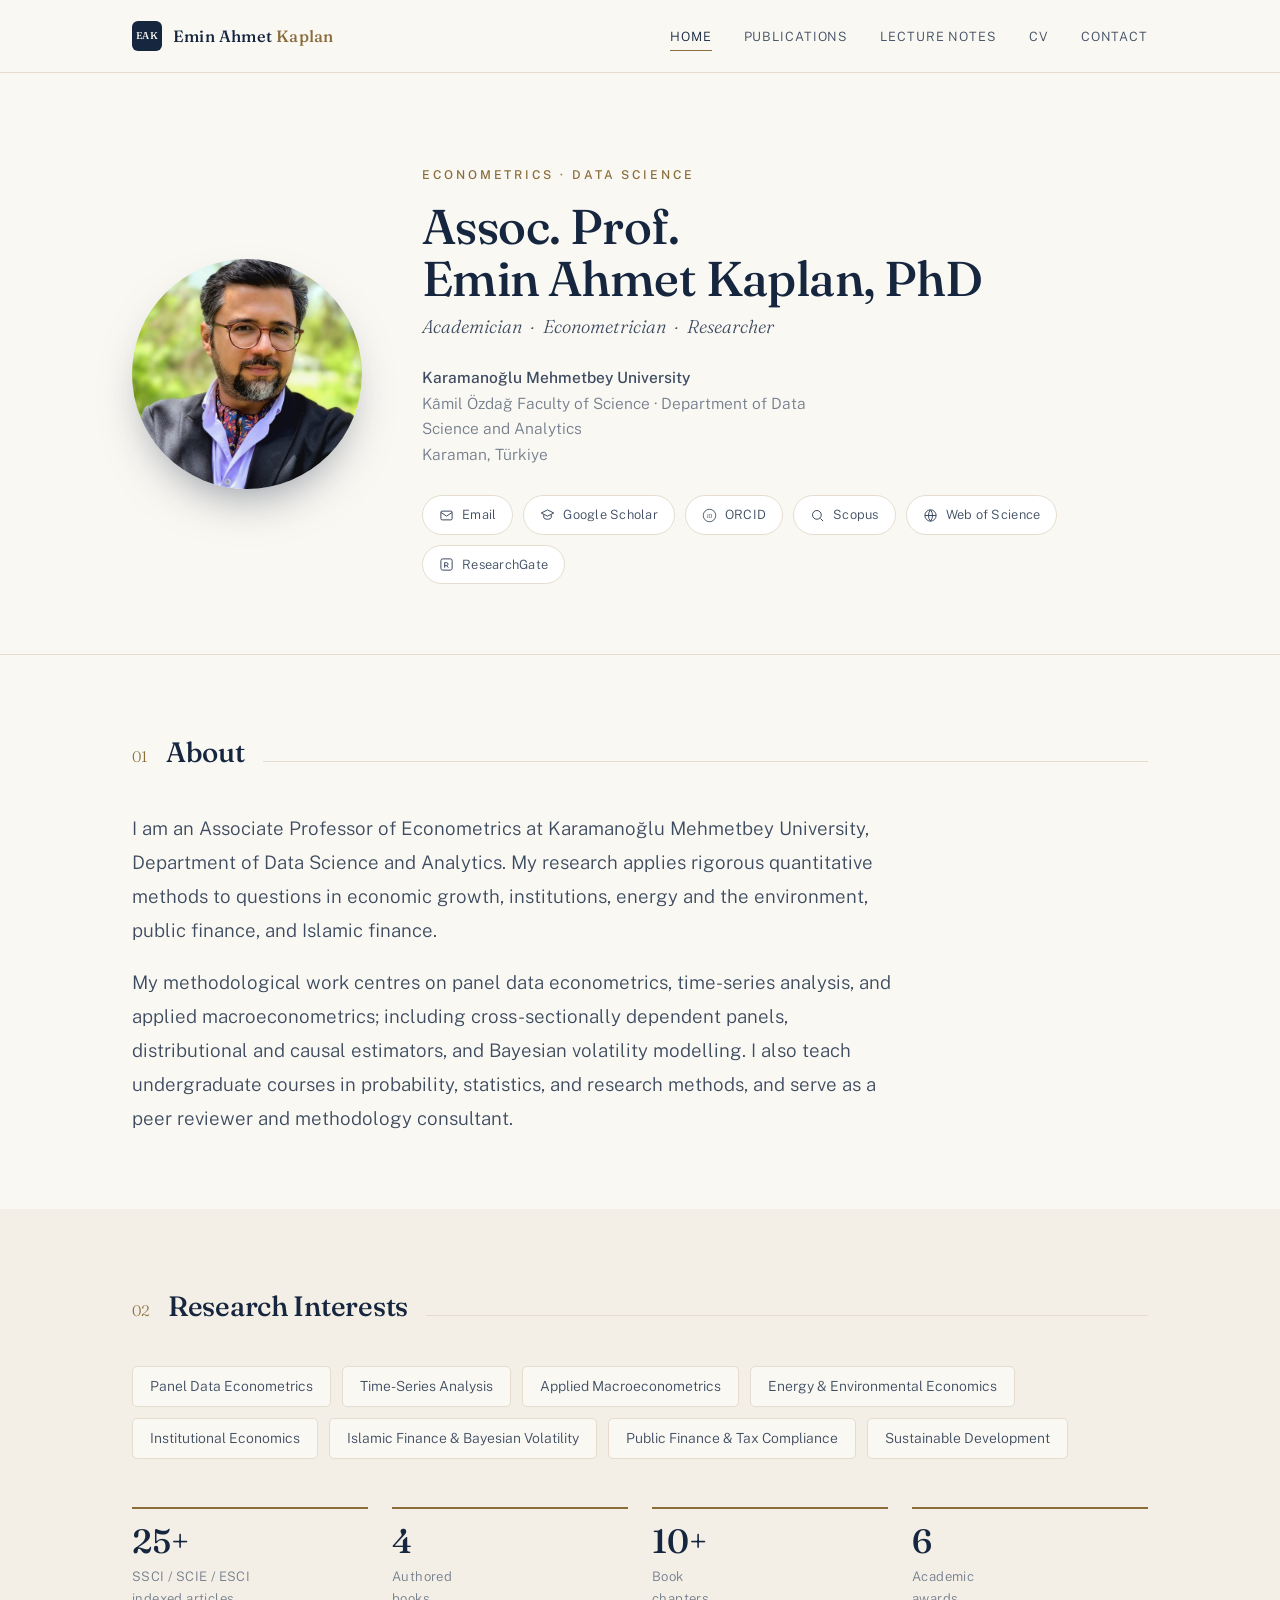
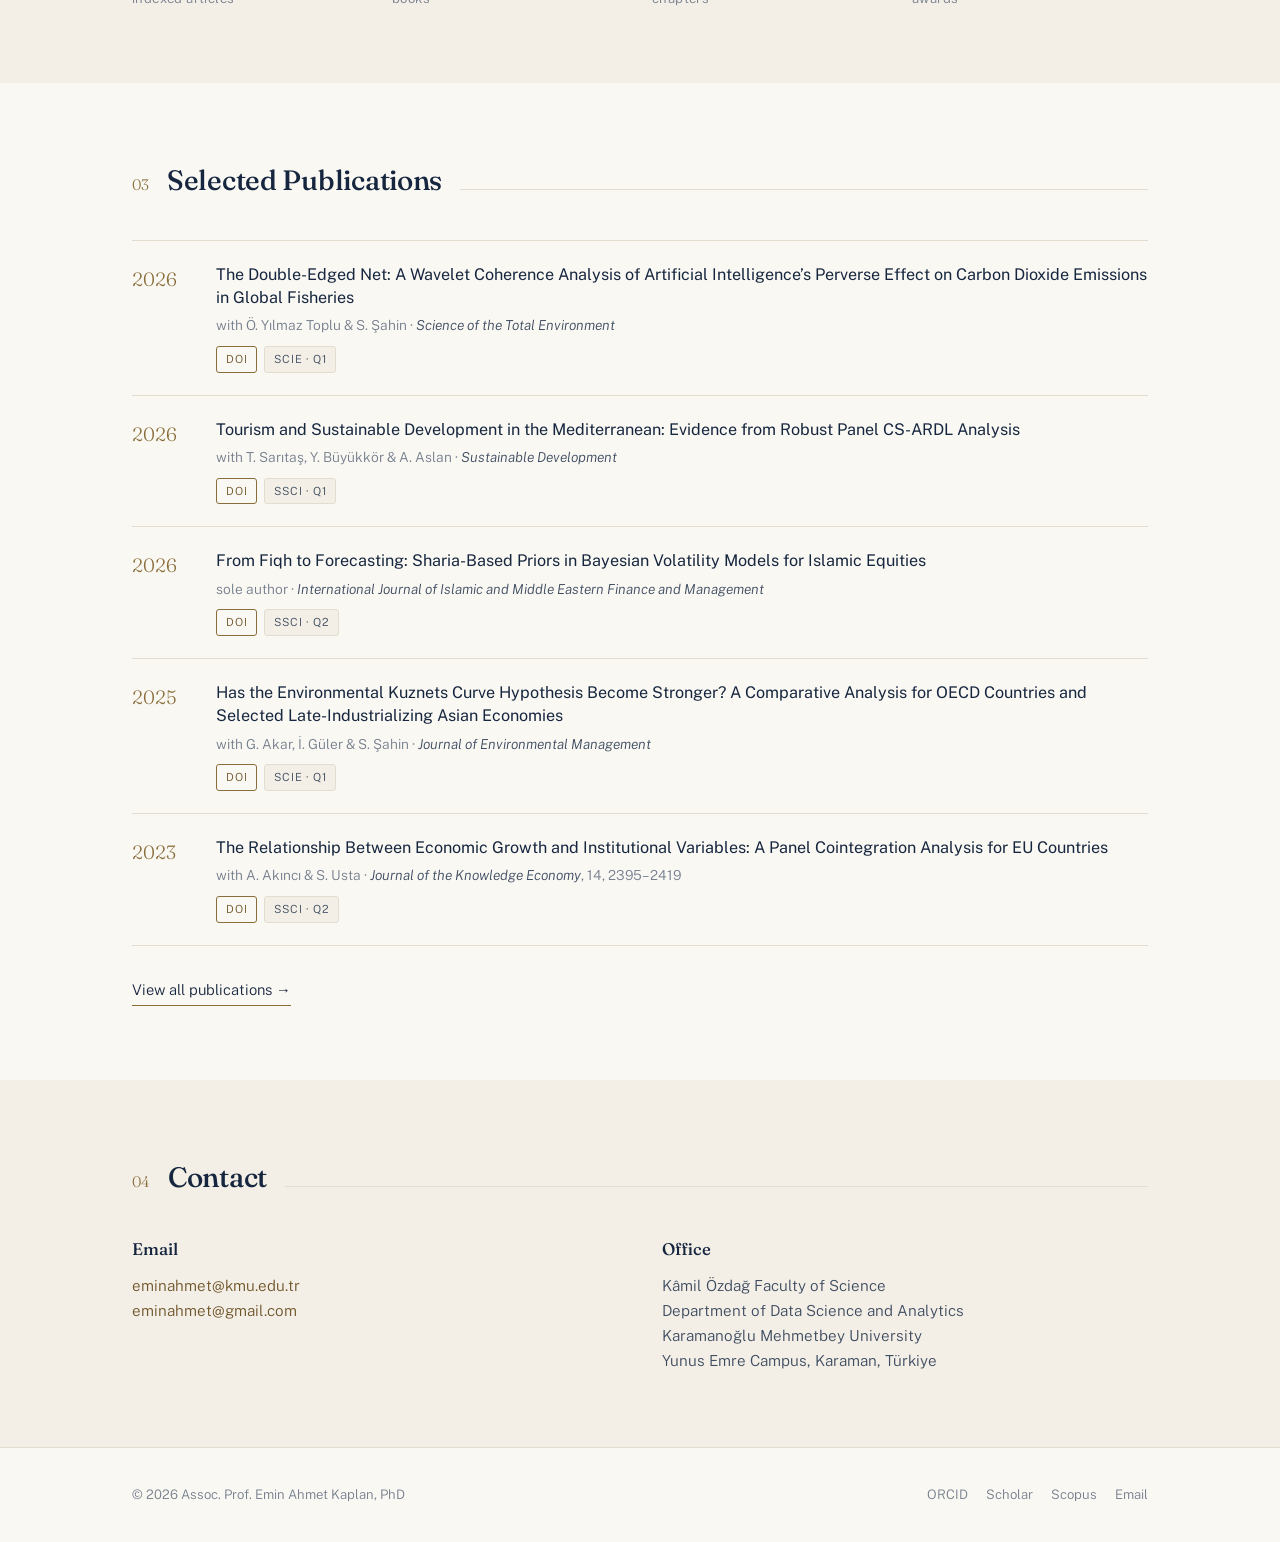
<file: index.html>
<!DOCTYPE html>
<html lang="en">
<head>
<meta charset="UTF-8">
<meta name="viewport" content="width=device-width, initial-scale=1.0">
<title>Assoc. Prof. Emin Ahmet Kaplan, PhD</title>
<meta name="description" content="Associate Professor of Econometrics at Karamanoglu Mehmetbey University. Research in panel data econometrics, energy and environmental economics, institutions, and Islamic finance.">
<meta property="og:title" content="Assoc. Prof. Emin Ahmet Kaplan, PhD">
<meta property="og:description" content="Associate Professor of Econometrics at Karamanoglu Mehmetbey University. Research in panel data econometrics, energy and environmental economics, institutions, and Islamic finance.">
<meta property="og:type" content="website">
<meta property="og:url" content="https://www.eminahmetkaplan.com/">
<link rel="icon" href="assets/favicon.svg" type="image/svg+xml">
<link rel="preconnect" href="https://fonts.googleapis.com">
<link rel="preconnect" href="https://fonts.gstatic.com" crossorigin>
<link href="https://fonts.googleapis.com/css2?family=Fraunces:ital,opsz,wght@0,9..144,400;0,9..144,500;0,9..144,600;1,9..144,400;1,9..144,500&family=Public+Sans:wght@300;400;500;600&display=swap" rel="stylesheet">
<link rel="stylesheet" href="assets/style.css">
<script data-goatcounter="https://eak.goatcounter.com/count"
        async src="//gc.zgo.at/count.js"></script>
</head>
<body>
<header>
  <div class="wrap nav">
    <a class="brand" href="index.html"><span class="mono">EAK</span><b>Emin Ahmet <span>Kaplan</span></b></a>
    <nav>
      <ul id="menu">
        <li><a href="index.html" class="active">Home</a></li>
        <li><a href="publications.html">Publications</a></li>
        <li><a href="lecture-notes.html">Lecture Notes</a></li>
        <li><a href="cv.html">CV</a></li>
        <li><a href="index.html#contact">Contact</a></li>
      </ul>
    </nav>
    <button class="menu-btn" aria-label="Menu" onclick="document.getElementById('menu').classList.toggle('open')">&#8801;</button>
  </div>
</header>

<section class="hero">
  <div class="wrap hero-grid">
    <div class="portrait reveal d1"><img src="assets/portrait.jpg" alt="Emin Ahmet Kaplan"></div>
    <div>
      <div class="eyebrow reveal d1">Econometrics &middot; Data Science</div>
      <h1 class="reveal d2">Assoc. Prof.<br>Emin Ahmet Kaplan, PhD</h1>
      <div class="roles reveal d2">Academician &nbsp;&middot;&nbsp; Econometrician &nbsp;&middot;&nbsp; Researcher</div>
      <p class="affil reveal d3">
        <strong>Karamano&#287;lu Mehmetbey University</strong><br>
        K&acirc;mil &Ouml;zda&#287; Faculty of Science &middot; Department of Data Science and Analytics<br>
        Karaman, T&uuml;rkiye
      </p>
      <div class="links reveal d4">
  <a class="chip" href="mailto:eminahmet@kmu.edu.tr"><svg viewBox="0 0 24 24" fill="none" stroke="currentColor" stroke-width="1.6"><rect x="3" y="5" width="18" height="14" rx="2"/><path d="m3 7 9 6 9-6"/></svg>Email</a>
  <a class="chip" href="https://scholar.google.com/citations?user=6zco0csAAAAJ&hl=en" target="_blank" rel="noopener"><svg viewBox="0 0 24 24" fill="none" stroke="currentColor" stroke-width="1.6"><path d="M12 3 2 8l10 5 10-5-10-5Z"/><path d="M6 10.5V15c0 1.7 2.7 3 6 3s6-1.3 6-3v-4.5"/></svg>Google Scholar</a>
  <a class="chip" href="https://orcid.org/0000-0002-4808-8529" target="_blank" rel="noopener"><svg viewBox="0 0 24 24" fill="none" stroke="currentColor" stroke-width="1.4"><circle cx="12" cy="12" r="10"/><text x="12" y="16" font-size="9" text-anchor="middle" font-family="serif" fill="currentColor" stroke="none">iD</text></svg>ORCID</a>
  <a class="chip" href="https://www.scopus.com/authid/detail.uri?authorId=57471753100" target="_blank" rel="noopener"><svg viewBox="0 0 24 24" fill="none" stroke="currentColor" stroke-width="1.6"><circle cx="11" cy="11" r="7"/><path d="m21 21-4.3-4.3"/></svg>Scopus</a>
  <a class="chip" href="https://www.webofscience.com/wos/author/record/HHN-1857-2022" target="_blank" rel="noopener"><svg viewBox="0 0 24 24" fill="none" stroke="currentColor" stroke-width="1.6"><circle cx="12" cy="12" r="9"/><path d="M3 12h18M12 3a14 14 0 0 1 0 18M12 3a14 14 0 0 0 0 18"/></svg>Web of Science</a>
  <a class="chip" href="https://www.researchgate.net/profile/Emin-Ahmet-Kaplan" target="_blank" rel="noopener"><svg viewBox="0 0 24 24" fill="none" stroke="currentColor" stroke-width="1.6"><rect x="3" y="3" width="18" height="18" rx="3"/><path d="M9 17V9h3a2.4 2.4 0 0 1 0 4.8H9m3 0 3 3.2"/></svg>ResearchGate</a>
</div>
    </div>
  </div>
</section>

<section id="about">
  <div class="wrap">
    <div class="sec-head"><span class="sec-num">01</span><h2 class="sec-title">About</h2><span class="sec-rule"></span></div>
    <p class="lead">I am an Associate Professor of Econometrics at Karamano&#287;lu Mehmetbey University, Department of Data Science and Analytics. My research applies rigorous quantitative methods to questions in economic growth, institutions, energy and the environment, public finance, and Islamic finance.</p>
    <p class="lead">My methodological work centres on panel data econometrics, time-series analysis, and applied macroeconometrics; including cross-sectionally dependent panels, distributional and causal estimators, and Bayesian volatility modelling. I also teach undergraduate courses in probability, statistics, and research methods, and serve as a peer reviewer and methodology consultant.</p>
  </div>
</section>

<section id="research" class="alt">
  <div class="wrap">
    <div class="sec-head"><span class="sec-num">02</span><h2 class="sec-title">Research Interests</h2><span class="sec-rule"></span></div>
    <div class="interests">
      <span class="tag">Panel Data Econometrics</span>
      <span class="tag">Time-Series Analysis</span>
      <span class="tag">Applied Macroeconometrics</span>
      <span class="tag">Energy &amp; Environmental Economics</span>
      <span class="tag">Institutional Economics</span>
      <span class="tag">Islamic Finance &amp; Bayesian Volatility</span>
      <span class="tag">Public Finance &amp; Tax Compliance</span>
      <span class="tag">Sustainable Development</span>
    </div>
    <div class="stats" style="margin-top:48px">
      <div class="stat"><b>25+</b><span>SSCI / SCIE / ESCI<br>indexed articles</span></div>
      <div class="stat"><b>4</b><span>Authored<br>books</span></div>
      <div class="stat"><b>10+</b><span>Book<br>chapters</span></div>
      <div class="stat"><b>6</b><span>Academic<br>awards</span></div>
    </div>
  </div>
</section>

<section id="selected">
  <div class="wrap">
    <div class="sec-head"><span class="sec-num">03</span><h2 class="sec-title">Selected Publications</h2><span class="sec-rule"></span></div>
    <div class="pub"><div class="pub-year">2026</div>
      <div><div class="pub-title">The Double-Edged Net: A Wavelet Coherence Analysis of Artificial Intelligence&#8217;s Perverse Effect on Carbon Dioxide Emissions in Global Fisheries</div>
      <div class="pub-meta">with &Ouml;. Y&#305;lmaz Toplu &amp; S. &#350;ahin &middot; <em>Science of the Total Environment</em></div><div class="badges"><a class="doi" href="https://dx.doi.org/10.1016/j.scitotenv.2025.181233" target="_blank" rel="noopener">DOI</a><span class="idx">SCIE &middot; Q1</span></div></div></div>
    <div class="pub"><div class="pub-year">2026</div>
      <div><div class="pub-title">Tourism and Sustainable Development in the Mediterranean: Evidence from Robust Panel CS-ARDL Analysis</div>
      <div class="pub-meta">with T. Sar&#305;ta&#351;, Y. B&uuml;y&uuml;kk&ouml;r &amp; A. Aslan &middot; <em>Sustainable Development</em></div><div class="badges"><a class="doi" href="https://dx.doi.org/10.1002/sd.71142" target="_blank" rel="noopener">DOI</a><span class="idx">SSCI &middot; Q1</span></div></div></div>
    <div class="pub"><div class="pub-year">2026</div>
      <div><div class="pub-title">From Fiqh to Forecasting: Sharia-Based Priors in Bayesian Volatility Models for Islamic Equities</div>
      <div class="pub-meta">sole author &middot; <em>International Journal of Islamic and Middle Eastern Finance and Management</em></div><div class="badges"><a class="doi" href="https://doi.org/10.1108/IMEFM-04-2026-0278" target="_blank" rel="noopener">DOI</a><span class="idx">SSCI &middot; Q2</span></div></div></div>
    <div class="pub"><div class="pub-year">2025</div>
      <div><div class="pub-title">Has the Environmental Kuznets Curve Hypothesis Become Stronger? A Comparative Analysis for OECD Countries and Selected Late-Industrializing Asian Economies</div>
      <div class="pub-meta">with G. Akar, &#304;. G&uuml;ler &amp; S. &#350;ahin &middot; <em>Journal of Environmental Management</em></div><div class="badges"><a class="doi" href="https://doi.org/10.1016/j.jenvman.2025.127575" target="_blank" rel="noopener">DOI</a><span class="idx">SCIE &middot; Q1</span></div></div></div>
    <div class="pub"><div class="pub-year">2023</div>
      <div><div class="pub-title">The Relationship Between Economic Growth and Institutional Variables: A Panel Cointegration Analysis for EU Countries</div>
      <div class="pub-meta">with A. Ak&#305;nc&#305; &amp; S. Usta &middot; <em>Journal of the Knowledge Economy</em>, 14, 2395&ndash;2419</div><div class="badges"><a class="doi" href="https://dx.doi.org/10.1007/s13132-022-00928-9" target="_blank" rel="noopener">DOI</a><span class="idx">SSCI &middot; Q2</span></div></div></div>
    <a class="more" href="publications.html">View all publications &rarr;</a>
  </div>
</section>

<section id="contact" class="alt">
  <div class="wrap">
    <div class="sec-head"><span class="sec-num">04</span><h2 class="sec-title">Contact</h2><span class="sec-rule"></span></div>
    <div class="contact-grid">
      <div>
        <h4>Email</h4>
        <p><a href="mailto:eminahmet@kmu.edu.tr">eminahmet@kmu.edu.tr</a><br>
           <a href="mailto:eminahmet@gmail.com">eminahmet@gmail.com</a></p>
      </div>
      <div>
        <h4>Office</h4>
        <p>K&acirc;mil &Ouml;zda&#287; Faculty of Science<br>
           Department of Data Science and Analytics<br>
           Karamano&#287;lu Mehmetbey University<br>
           Yunus Emre Campus, Karaman, T&uuml;rkiye</p>
      </div>
    </div>
  </div>
</section>
<footer>
  <div class="wrap foot">
    <span>&copy; 2026 Assoc. Prof. Emin Ahmet Kaplan, PhD</span>
    <span class="foot-links">
      <a href="https://orcid.org/0000-0002-4808-8529" target="_blank" rel="noopener">ORCID</a>
      <a href="https://scholar.google.com/citations?user=6zco0csAAAAJ&hl=en" target="_blank" rel="noopener">Scholar</a>
      <a href="https://www.scopus.com/authid/detail.uri?authorId=57471753100" target="_blank" rel="noopener">Scopus</a>
      <a href="mailto:eminahmet@kmu.edu.tr">Email</a>
    </span>
  </div>
</footer>
</body>
</html>
</file>
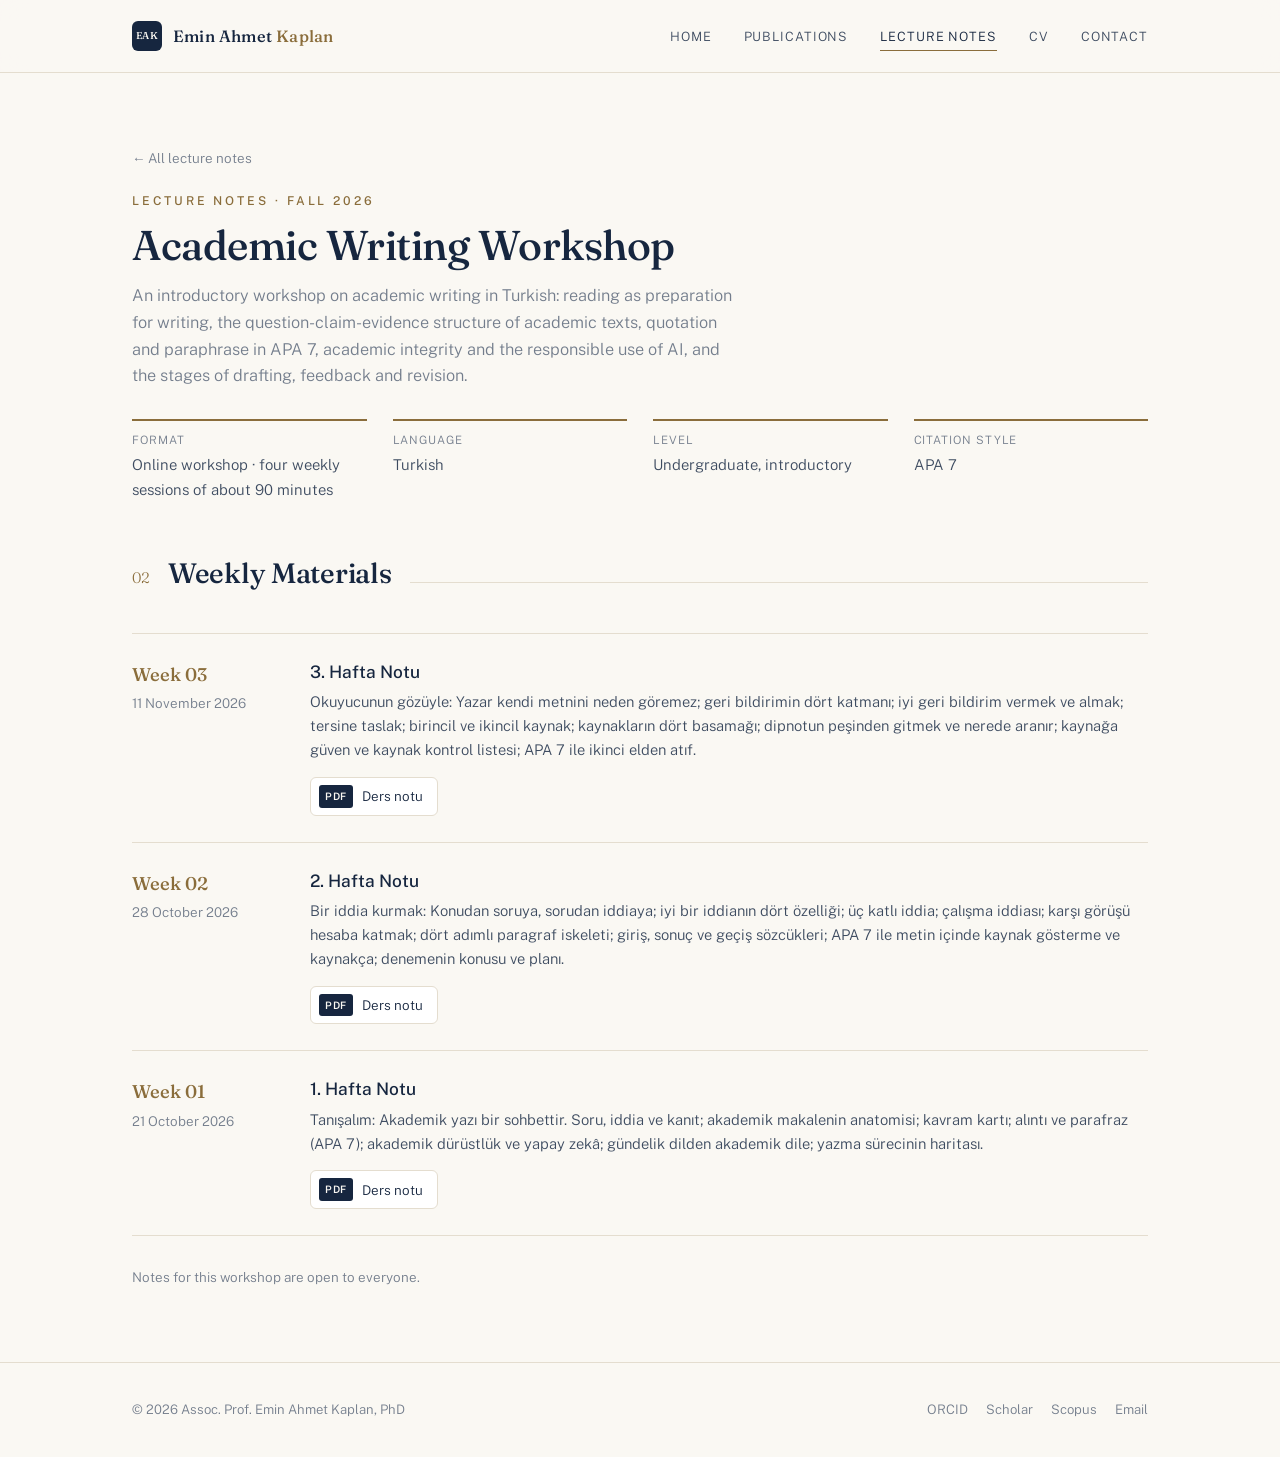
<file: academic-writing.html>
<!DOCTYPE html>
<html lang="en">
<head>
<meta charset="UTF-8">
<meta name="viewport" content="width=device-width, initial-scale=1.0">
<title>Academic Writing Workshop · Lecture Notes · Emin Ahmet Kaplan</title>
<meta name="description" content="Weekly study notes for the Academic Writing Workshop (in Turkish), Fall 2026.">
<meta property="og:title" content="Academic Writing Workshop · Lecture Notes · Emin Ahmet Kaplan">
<meta property="og:description" content="Weekly study notes for the Academic Writing Workshop (in Turkish), Fall 2026.">
<meta property="og:type" content="website">
<meta property="og:url" content="https://www.eminahmetkaplan.com/academic-writing.html">
<link rel="icon" href="assets/favicon.svg" type="image/svg+xml">
<link rel="preconnect" href="https://fonts.googleapis.com">
<link rel="preconnect" href="https://fonts.gstatic.com" crossorigin>
<link href="https://fonts.googleapis.com/css2?family=Fraunces:ital,opsz,wght@0,9..144,400;0,9..144,500;0,9..144,600;1,9..144,400;1,9..144,500&family=Public+Sans:wght@300;400;500;600&display=swap" rel="stylesheet">
<link rel="stylesheet" href="assets/style.css?v=20261031a">
<script data-goatcounter="https://eak.goatcounter.com/count"
        async src="//gc.zgo.at/count.js"></script>
</head>
<body>
<header>
  <div class="wrap nav">
    <a class="brand" href="index.html"><span class="mono">EAK</span><b>Emin Ahmet <span>Kaplan</span></b></a>
    <nav>
      <ul id="menu">
        <li><a href="index.html">Home</a></li>
        <li><a href="publications.html">Publications</a></li>
        <li><a href="lecture-notes.html" class="active">Lecture Notes</a></li>
        <li><a href="cv.html">CV</a></li>
        <li><a href="index.html#contact">Contact</a></li>
      </ul>
    </nav>
    <button class="menu-btn" aria-label="Menu" onclick="document.getElementById('menu').classList.toggle('open')">&#8801;</button>
  </div>
</header>

<section class="page-intro">
  <div class="wrap">
    <a class="back-link" href="lecture-notes.html">&larr; All lecture notes</a>
    <div class="eyebrow">Lecture Notes &middot; Fall 2026</div>
    <h1>Academic Writing Workshop</h1>
    <p id="summary"></p>
    <dl class="course-facts" id="facts"></dl>
  </div>
</section>

<section id="documents-section" style="padding-top:40px;padding-bottom:0" hidden>
  <div class="wrap">
    <div class="sec-head"><span class="sec-num">01</span><h2 class="sec-title">Course Documents</h2><span class="sec-rule"></span></div>
    <div class="week-files" id="documents"></div>
  </div>
</section>

<section style="padding-top:40px">
  <div class="wrap">
    <div class="sec-head"><span class="sec-num">02</span><h2 class="sec-title">Weekly Materials</h2><span class="sec-rule"></span></div>
    <div id="weeks"><p class="week-empty">Loading&hellip;</p></div>
    <p class="notes-hint">Notes for this workshop are open to everyone.</p>
  </div>
</section>

<footer>
  <div class="wrap foot">
    <span>&copy; 2026 Assoc. Prof. Emin Ahmet Kaplan, PhD</span>
    <span class="foot-links">
      <a href="https://orcid.org/0000-0002-4808-8529" target="_blank" rel="noopener">ORCID</a>
      <a href="https://scholar.google.com/citations?user=6zco0csAAAAJ&hl=en" target="_blank" rel="noopener">Scholar</a>
      <a href="https://www.scopus.com/authid/detail.uri?authorId=57471753100" target="_blank" rel="noopener">Scopus</a>
      <a href="mailto:eminahmet@kmu.edu.tr">Email</a>
    </span>
  </div>
</footer>

<script src="assets/lecture-notes-data.js?v=20261111a"></script>
<script src="assets/lecture-notes.js?v=20261031a"></script>
<script>
(function(){
  var c = LECTURE_NOTES["academic-writing"];
  document.getElementById('summary').textContent = c.summary;
  document.getElementById('facts').innerHTML = c.facts.map(function(f){
    return '<div><dt>' + f[0] + '</dt><dd>' + f[1] + '</dd></div>'; }).join('');
  LectureNotes.renderCourse("academic-writing");
})();
</script>
</body>
</html>
</file>
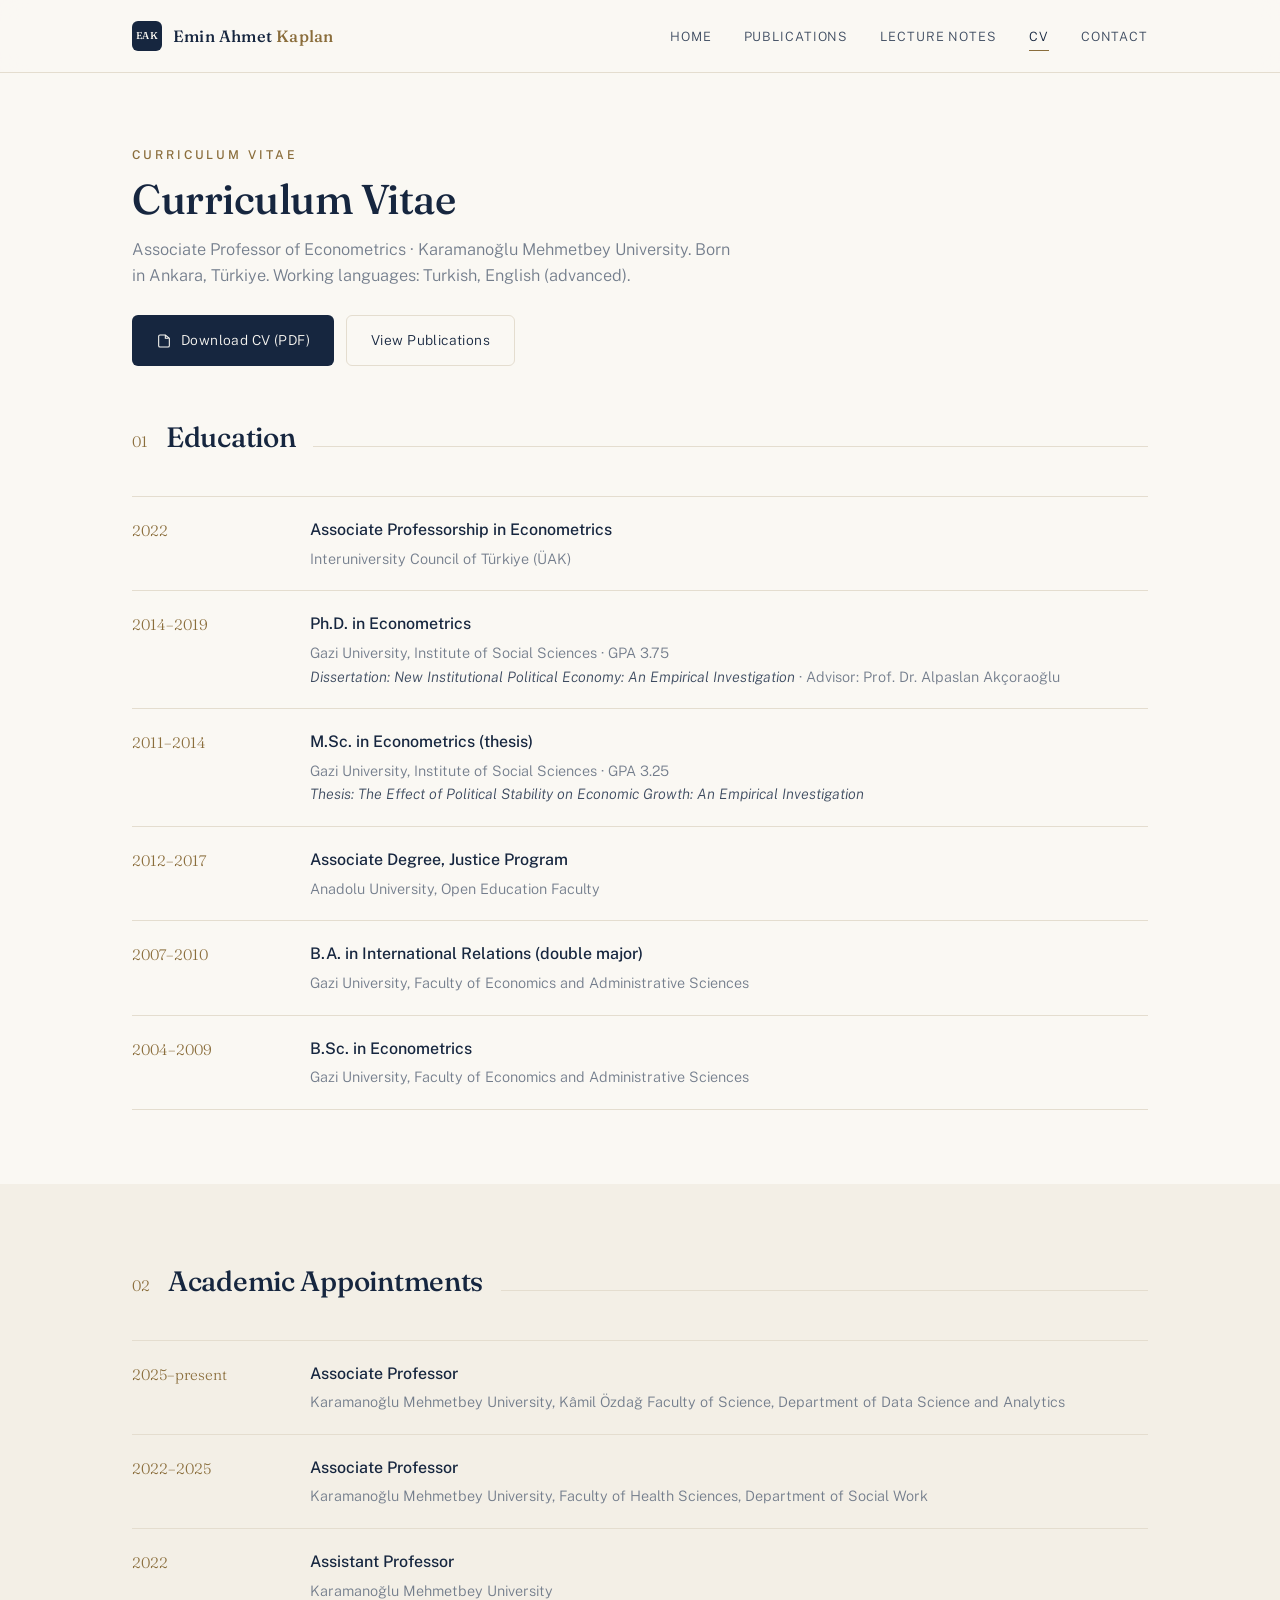
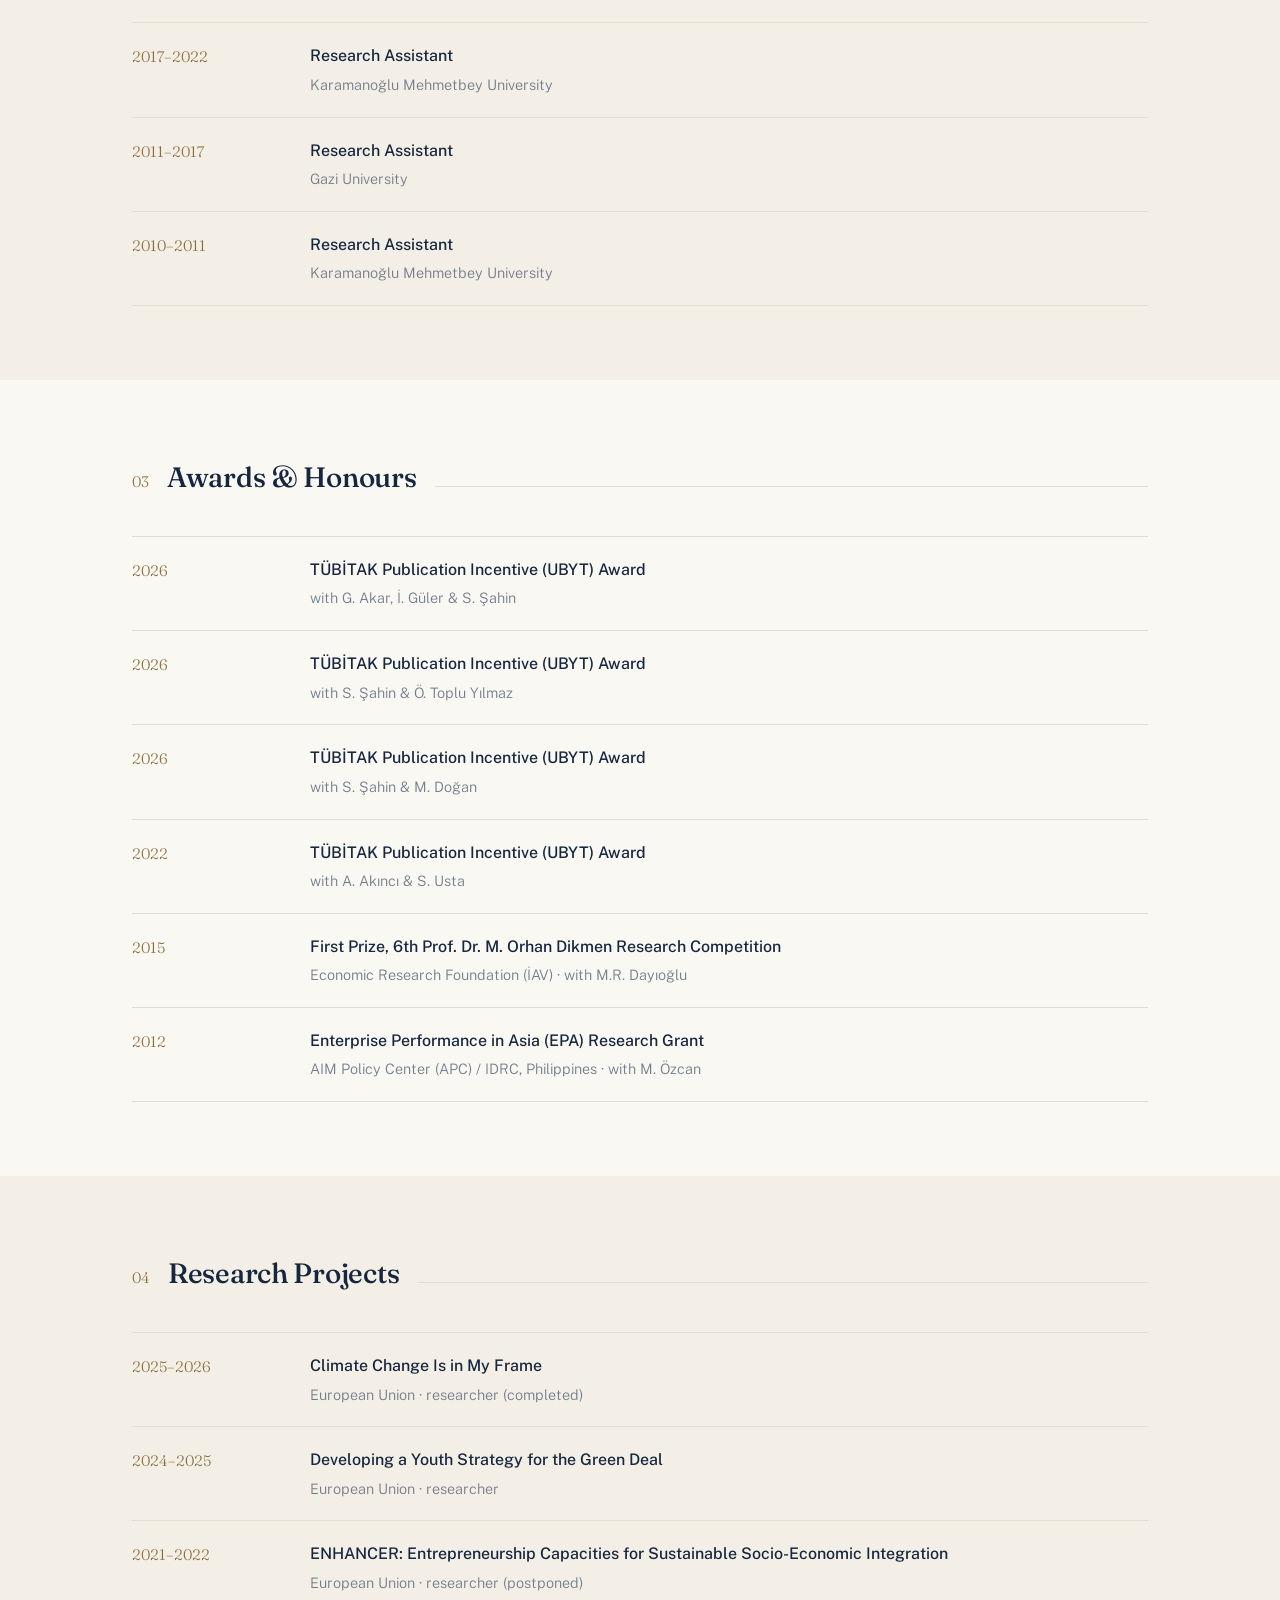
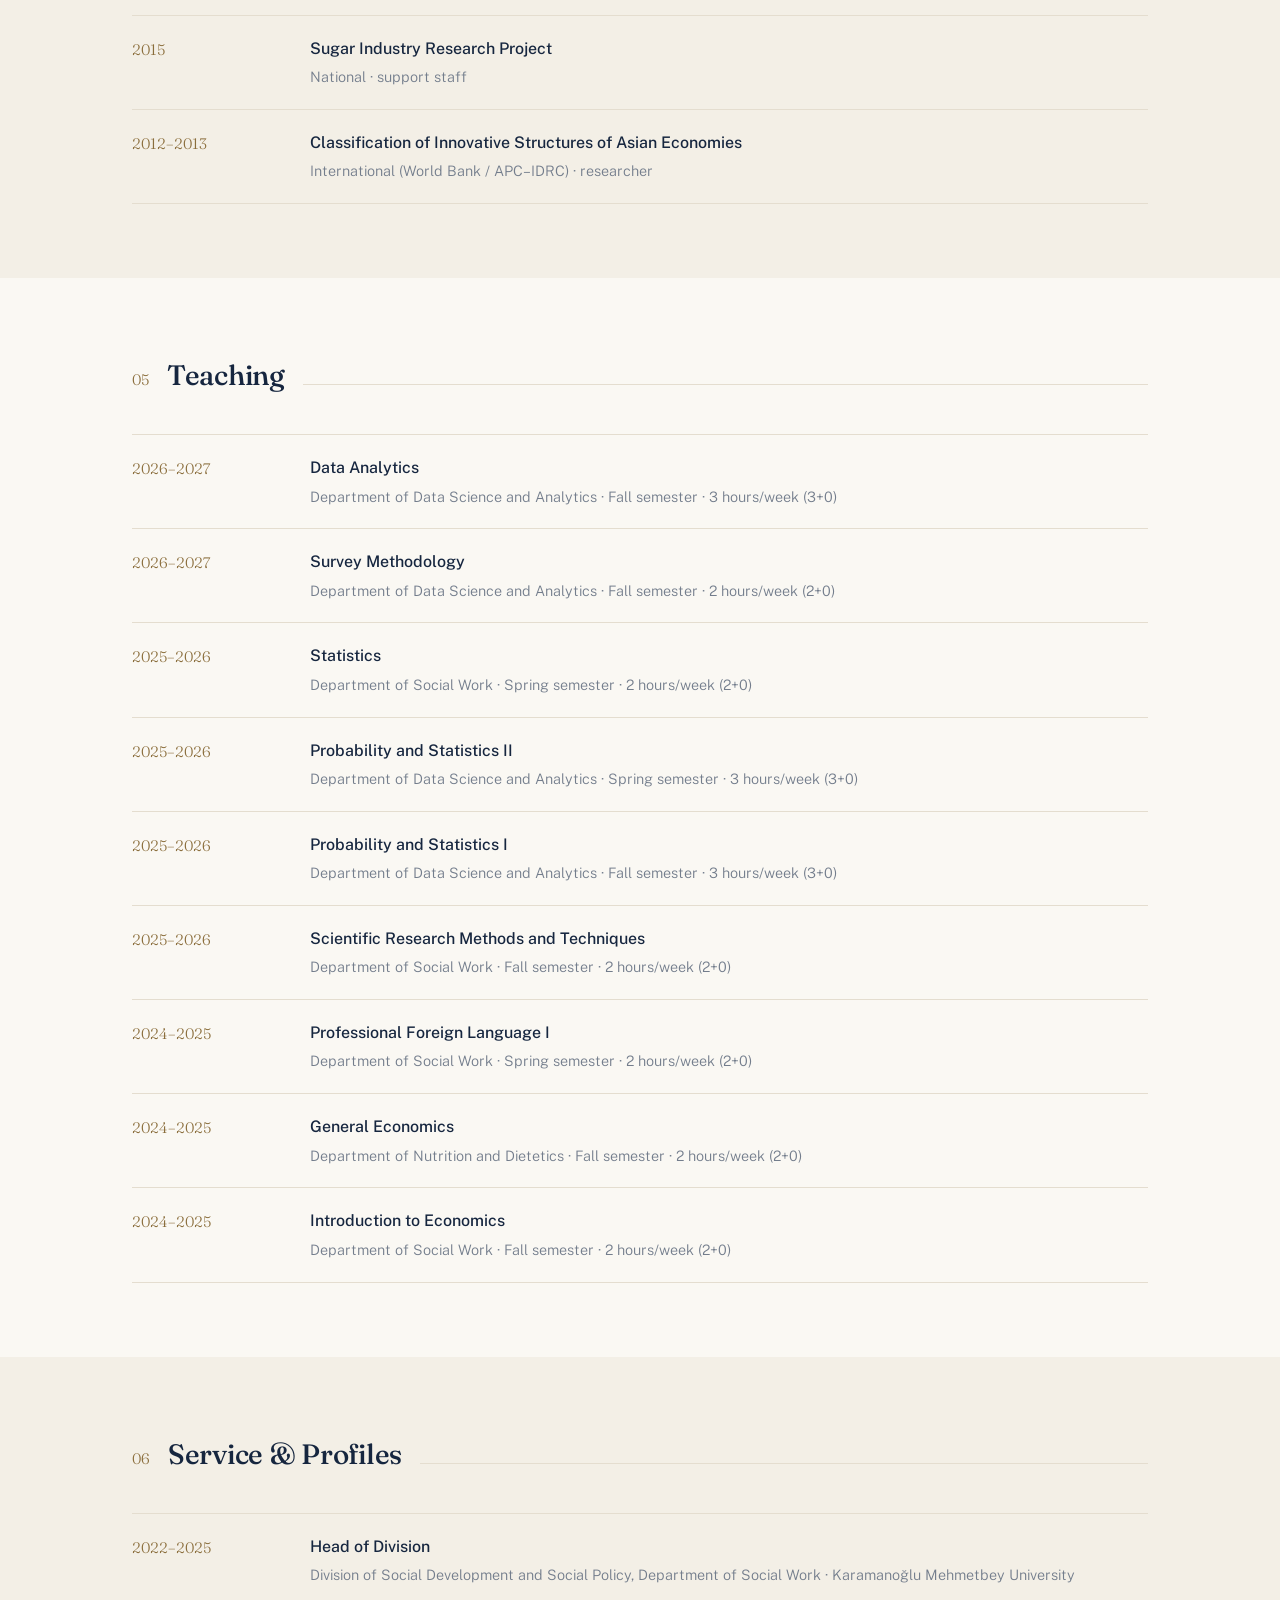
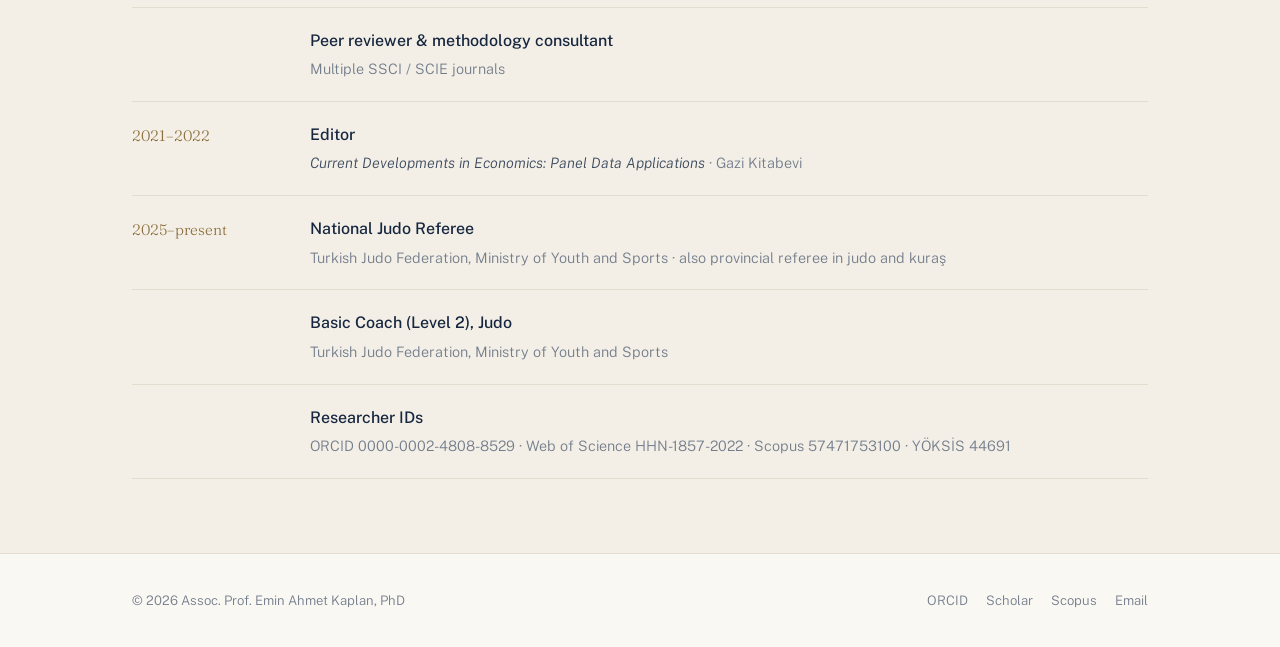
<file: cv.html>
<!DOCTYPE html>
<html lang="en">
<head>
<meta charset="UTF-8">
<meta name="viewport" content="width=device-width, initial-scale=1.0">
<title>CV · Emin Ahmet Kaplan</title>
<meta name="description" content="Curriculum vitae of Assoc. Prof. Emin Ahmet Kaplan, PhD: education, appointments, awards, projects and teaching.">
<meta property="og:title" content="CV · Emin Ahmet Kaplan">
<meta property="og:description" content="Curriculum vitae of Assoc. Prof. Emin Ahmet Kaplan, PhD: education, appointments, awards, projects and teaching.">
<meta property="og:type" content="website">
<meta property="og:url" content="https://www.eminahmetkaplan.com/cv.html">
<link rel="icon" href="assets/favicon.svg" type="image/svg+xml">
<link rel="preconnect" href="https://fonts.googleapis.com">
<link rel="preconnect" href="https://fonts.gstatic.com" crossorigin>
<link href="https://fonts.googleapis.com/css2?family=Fraunces:ital,opsz,wght@0,9..144,400;0,9..144,500;0,9..144,600;1,9..144,400;1,9..144,500&family=Public+Sans:wght@300;400;500;600&display=swap" rel="stylesheet">
<link rel="stylesheet" href="assets/style.css">
<script data-goatcounter="https://eak.goatcounter.com/count"
        async src="//gc.zgo.at/count.js"></script>
</head>
<body>
<header>
  <div class="wrap nav">
    <a class="brand" href="index.html"><span class="mono">EAK</span><b>Emin Ahmet <span>Kaplan</span></b></a>
    <nav>
      <ul id="menu">
        <li><a href="index.html">Home</a></li>
        <li><a href="publications.html">Publications</a></li>
        <li><a href="lecture-notes.html">Lecture Notes</a></li>
        <li><a href="cv.html" class="active">CV</a></li>
        <li><a href="index.html#contact">Contact</a></li>
      </ul>
    </nav>
    <button class="menu-btn" aria-label="Menu" onclick="document.getElementById('menu').classList.toggle('open')">&#8801;</button>
  </div>
</header>

<section class="page-intro">
  <div class="wrap">
    <div class="eyebrow">Curriculum Vitae</div>
    <h1>Curriculum Vitae</h1>
    <p>Associate Professor of Econometrics &middot; Karamano&#287;lu Mehmetbey University. Born in Ankara, T&uuml;rkiye. Working languages: Turkish, English (advanced).</p>
    <div style="margin-top:26px;display:flex;gap:12px;flex-wrap:wrap">
      <a class="btn" href="assets/Emin-Ahmet-Kaplan-CV.pdf" target="_blank" rel="noopener"><svg viewBox="0 0 24 24" fill="none" stroke="currentColor" stroke-width="1.6"><path d="M14 3v5h5"/><path d="M14 3H6a2 2 0 0 0-2 2v14a2 2 0 0 0 2 2h12a2 2 0 0 0 2-2V8Z"/></svg>Download CV (PDF)</a>
      <a class="btn btn-ghost" href="publications.html">View Publications</a>
    </div>
  </div>
</section>

<section style="padding-top:40px">
  <div class="wrap">
    <div class="sec-head"><span class="sec-num">01</span><h2 class="sec-title">Education</h2><span class="sec-rule"></span></div>
    <div class="cv-row"><div class="cv-when">2022</div><div class="cv-what"><h4>Associate Professorship in Econometrics</h4><p>Interuniversity Council of T&uuml;rkiye (&Uuml;AK)</p></div></div>
    <div class="cv-row"><div class="cv-when">2014&ndash;2019</div><div class="cv-what"><h4>Ph.D. in Econometrics</h4><p>Gazi University, Institute of Social Sciences &middot; GPA 3.75<br><em>Dissertation: New Institutional Political Economy: An Empirical Investigation</em> &middot; Advisor: Prof. Dr. Alpaslan Ak&ccedil;orao&#287;lu</p></div></div>
    <div class="cv-row"><div class="cv-when">2011&ndash;2014</div><div class="cv-what"><h4>M.Sc. in Econometrics (thesis)</h4><p>Gazi University, Institute of Social Sciences &middot; GPA 3.25<br><em>Thesis: The Effect of Political Stability on Economic Growth: An Empirical Investigation</em></p></div></div>
    <div class="cv-row"><div class="cv-when">2012&ndash;2017</div><div class="cv-what"><h4>Associate Degree, Justice Program</h4><p>Anadolu University, Open Education Faculty</p></div></div>
    <div class="cv-row"><div class="cv-when">2007&ndash;2010</div><div class="cv-what"><h4>B.A. in International Relations (double major)</h4><p>Gazi University, Faculty of Economics and Administrative Sciences</p></div></div>
    <div class="cv-row"><div class="cv-when">2004&ndash;2009</div><div class="cv-what"><h4>B.Sc. in Econometrics</h4><p>Gazi University, Faculty of Economics and Administrative Sciences</p></div></div>
  </div>
</section>

<section class="alt">
  <div class="wrap">
    <div class="sec-head"><span class="sec-num">02</span><h2 class="sec-title">Academic Appointments</h2><span class="sec-rule"></span></div>
    <div class="cv-row"><div class="cv-when">2025&ndash;present</div><div class="cv-what"><h4>Associate Professor</h4><p>Karamano&#287;lu Mehmetbey University, K&acirc;mil &Ouml;zda&#287; Faculty of Science, Department of Data Science and Analytics</p></div></div>
    <div class="cv-row"><div class="cv-when">2022&ndash;2025</div><div class="cv-what"><h4>Associate Professor</h4><p>Karamano&#287;lu Mehmetbey University, Faculty of Health Sciences, Department of Social Work</p></div></div>
    <div class="cv-row"><div class="cv-when">2022</div><div class="cv-what"><h4>Assistant Professor</h4><p>Karamano&#287;lu Mehmetbey University</p></div></div>
    <div class="cv-row"><div class="cv-when">2017&ndash;2022</div><div class="cv-what"><h4>Research Assistant</h4><p>Karamano&#287;lu Mehmetbey University</p></div></div>
    <div class="cv-row"><div class="cv-when">2011&ndash;2017</div><div class="cv-what"><h4>Research Assistant</h4><p>Gazi University</p></div></div>
    <div class="cv-row"><div class="cv-when">2010&ndash;2011</div><div class="cv-what"><h4>Research Assistant</h4><p>Karamano&#287;lu Mehmetbey University</p></div></div>
  </div>
</section>

<section>
  <div class="wrap">
    <div class="sec-head"><span class="sec-num">03</span><h2 class="sec-title">Awards &amp; Honours</h2><span class="sec-rule"></span></div>
    <div class="cv-row"><div class="cv-when">2026</div><div class="cv-what"><h4>T&Uuml;B&#304;TAK Publication Incentive (UBYT) Award</h4><p>with G. Akar, &#304;. G&uuml;ler &amp; S. &#350;ahin</p></div></div>
    <div class="cv-row"><div class="cv-when">2026</div><div class="cv-what"><h4>T&Uuml;B&#304;TAK Publication Incentive (UBYT) Award</h4><p>with S. &#350;ahin &amp; &Ouml;. Toplu Y&#305;lmaz</p></div></div>
    <div class="cv-row"><div class="cv-when">2026</div><div class="cv-what"><h4>T&Uuml;B&#304;TAK Publication Incentive (UBYT) Award</h4><p>with S. &#350;ahin &amp; M. Do&#287;an</p></div></div>
    <div class="cv-row"><div class="cv-when">2022</div><div class="cv-what"><h4>T&Uuml;B&#304;TAK Publication Incentive (UBYT) Award</h4><p>with A. Ak&#305;nc&#305; &amp; S. Usta</p></div></div>
    <div class="cv-row"><div class="cv-when">2015</div><div class="cv-what"><h4>First Prize, 6th Prof. Dr. M. Orhan Dikmen Research Competition</h4><p>Economic Research Foundation (&#304;AV) &middot; with M.R. Day&#305;o&#287;lu</p></div></div>
    <div class="cv-row"><div class="cv-when">2012</div><div class="cv-what"><h4>Enterprise Performance in Asia (EPA) Research Grant</h4><p>AIM Policy Center (APC) / IDRC, Philippines &middot; with M. &Ouml;zcan</p></div></div>
  </div>
</section>

<section class="alt">
  <div class="wrap">
    <div class="sec-head"><span class="sec-num">04</span><h2 class="sec-title">Research Projects</h2><span class="sec-rule"></span></div>
    <div class="cv-row"><div class="cv-when">2025&ndash;2026</div><div class="cv-what"><h4>Climate Change Is in My Frame</h4><p>European Union &middot; researcher (completed)</p></div></div>
    <div class="cv-row"><div class="cv-when">2024&ndash;2025</div><div class="cv-what"><h4>Developing a Youth Strategy for the Green Deal</h4><p>European Union &middot; researcher</p></div></div>
    <div class="cv-row"><div class="cv-when">2021&ndash;2022</div><div class="cv-what"><h4>ENHANCER: Entrepreneurship Capacities for Sustainable Socio-Economic Integration</h4><p>European Union &middot; researcher (postponed)</p></div></div>
    <div class="cv-row"><div class="cv-when">2015</div><div class="cv-what"><h4>Sugar Industry Research Project</h4><p>National &middot; support staff</p></div></div>
    <div class="cv-row"><div class="cv-when">2012&ndash;2013</div><div class="cv-what"><h4>Classification of Innovative Structures of Asian Economies</h4><p>International (World Bank / APC&ndash;IDRC) &middot; researcher</p></div></div>
  </div>
</section>

<section>
  <div class="wrap">
    <div class="sec-head"><span class="sec-num">05</span><h2 class="sec-title">Teaching</h2><span class="sec-rule"></span></div>
    <div class="cv-row"><div class="cv-when">2026&ndash;2027</div><div class="cv-what"><h4>Data Analytics</h4><p>Department of Data Science and Analytics &middot; Fall semester &middot; 3 hours/week (3+0)</p></div></div>
    <div class="cv-row"><div class="cv-when">2026&ndash;2027</div><div class="cv-what"><h4>Survey Methodology</h4><p>Department of Data Science and Analytics &middot; Fall semester &middot; 2 hours/week (2+0)</p></div></div>
    <div class="cv-row"><div class="cv-when">2025&ndash;2026</div><div class="cv-what"><h4>Statistics</h4><p>Department of Social Work &middot; Spring semester &middot; 2 hours/week (2+0)</p></div></div>
    <div class="cv-row"><div class="cv-when">2025&ndash;2026</div><div class="cv-what"><h4>Probability and Statistics II</h4><p>Department of Data Science and Analytics &middot; Spring semester &middot; 3 hours/week (3+0)</p></div></div>
    <div class="cv-row"><div class="cv-when">2025&ndash;2026</div><div class="cv-what"><h4>Probability and Statistics I</h4><p>Department of Data Science and Analytics &middot; Fall semester &middot; 3 hours/week (3+0)</p></div></div>
    <div class="cv-row"><div class="cv-when">2025&ndash;2026</div><div class="cv-what"><h4>Scientific Research Methods and Techniques</h4><p>Department of Social Work &middot; Fall semester &middot; 2 hours/week (2+0)</p></div></div>
    <div class="cv-row"><div class="cv-when">2024&ndash;2025</div><div class="cv-what"><h4>Professional Foreign Language I</h4><p>Department of Social Work &middot; Spring semester &middot; 2 hours/week (2+0)</p></div></div>
    <div class="cv-row"><div class="cv-when">2024&ndash;2025</div><div class="cv-what"><h4>General Economics</h4><p>Department of Nutrition and Dietetics &middot; Fall semester &middot; 2 hours/week (2+0)</p></div></div>
    <div class="cv-row"><div class="cv-when">2024&ndash;2025</div><div class="cv-what"><h4>Introduction to Economics</h4><p>Department of Social Work &middot; Fall semester &middot; 2 hours/week (2+0)</p></div></div>
  </div>
</section>

<section class="alt">
  <div class="wrap">
    <div class="sec-head"><span class="sec-num">06</span><h2 class="sec-title">Service &amp; Profiles</h2><span class="sec-rule"></span></div>
    <div class="cv-row"><div class="cv-when">2022&ndash;2025</div><div class="cv-what"><h4>Head of Division</h4><p>Division of Social Development and Social Policy, Department of Social Work &middot; Karamano&#287;lu Mehmetbey University</p></div></div>
    <div class="cv-row"><div class="cv-when"></div><div class="cv-what"><h4>Peer reviewer &amp; methodology consultant</h4><p>Multiple SSCI / SCIE journals</p></div></div>
    <div class="cv-row"><div class="cv-when">2021&ndash;2022</div><div class="cv-what"><h4>Editor</h4><p><em>Current Developments in Economics: Panel Data Applications</em> &middot; Gazi Kitabevi</p></div></div>
    <div class="cv-row"><div class="cv-when">2025&ndash;present</div><div class="cv-what"><h4>National Judo Referee</h4><p>Turkish Judo Federation, Ministry of Youth and Sports &middot; also provincial referee in judo and kura&#351;</p></div></div>
    <div class="cv-row"><div class="cv-when"></div><div class="cv-what"><h4>Basic Coach (Level 2), Judo</h4><p>Turkish Judo Federation, Ministry of Youth and Sports</p></div></div>
    <div class="cv-row"><div class="cv-when"></div><div class="cv-what"><h4>Researcher IDs</h4><p>ORCID 0000-0002-4808-8529 &middot; Web of Science HHN-1857-2022 &middot; Scopus 57471753100 &middot; Y&Ouml;KS&#304;S 44691</p></div></div>
  </div>
</section>
<footer>
  <div class="wrap foot">
    <span>&copy; 2026 Assoc. Prof. Emin Ahmet Kaplan, PhD</span>
    <span class="foot-links">
      <a href="https://orcid.org/0000-0002-4808-8529" target="_blank" rel="noopener">ORCID</a>
      <a href="https://scholar.google.com/citations?user=6zco0csAAAAJ&hl=en" target="_blank" rel="noopener">Scholar</a>
      <a href="https://www.scopus.com/authid/detail.uri?authorId=57471753100" target="_blank" rel="noopener">Scopus</a>
      <a href="mailto:eminahmet@kmu.edu.tr">Email</a>
    </span>
  </div>
</footer>
</body>
</html>
</file>
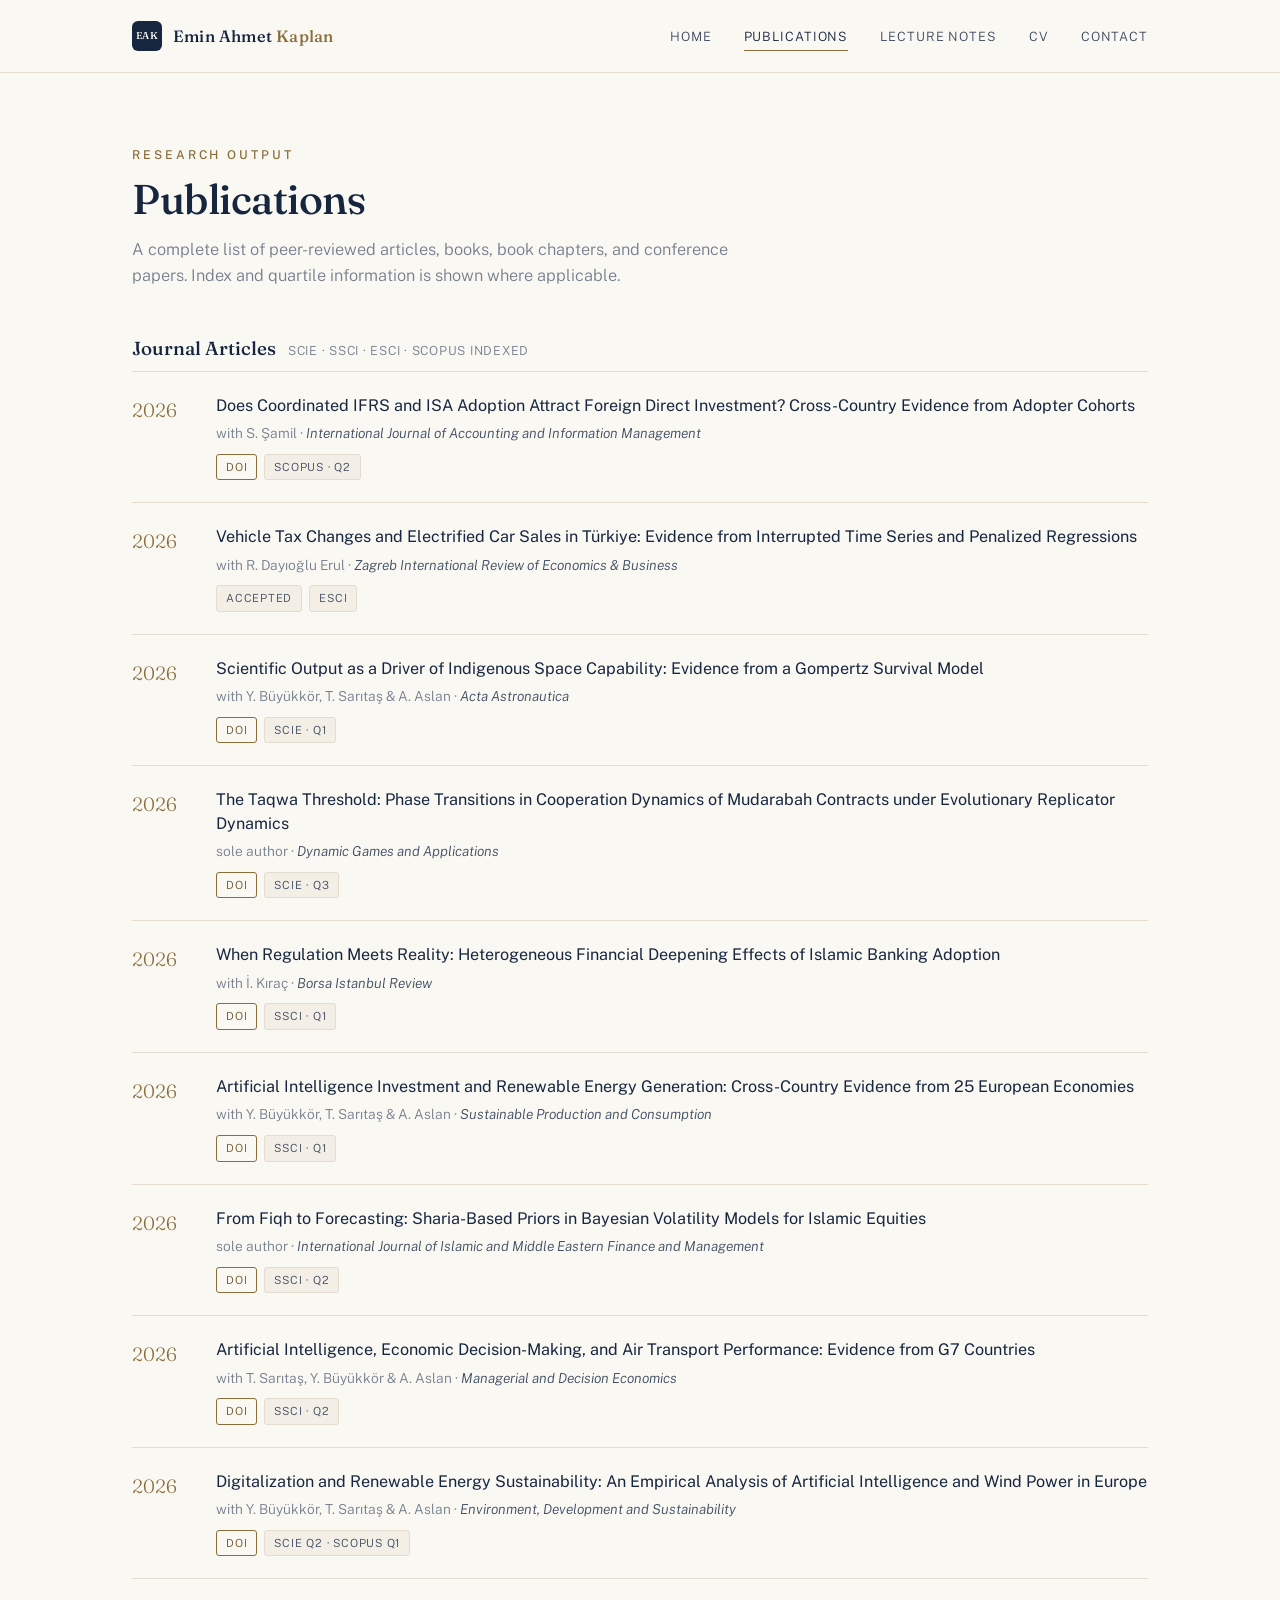
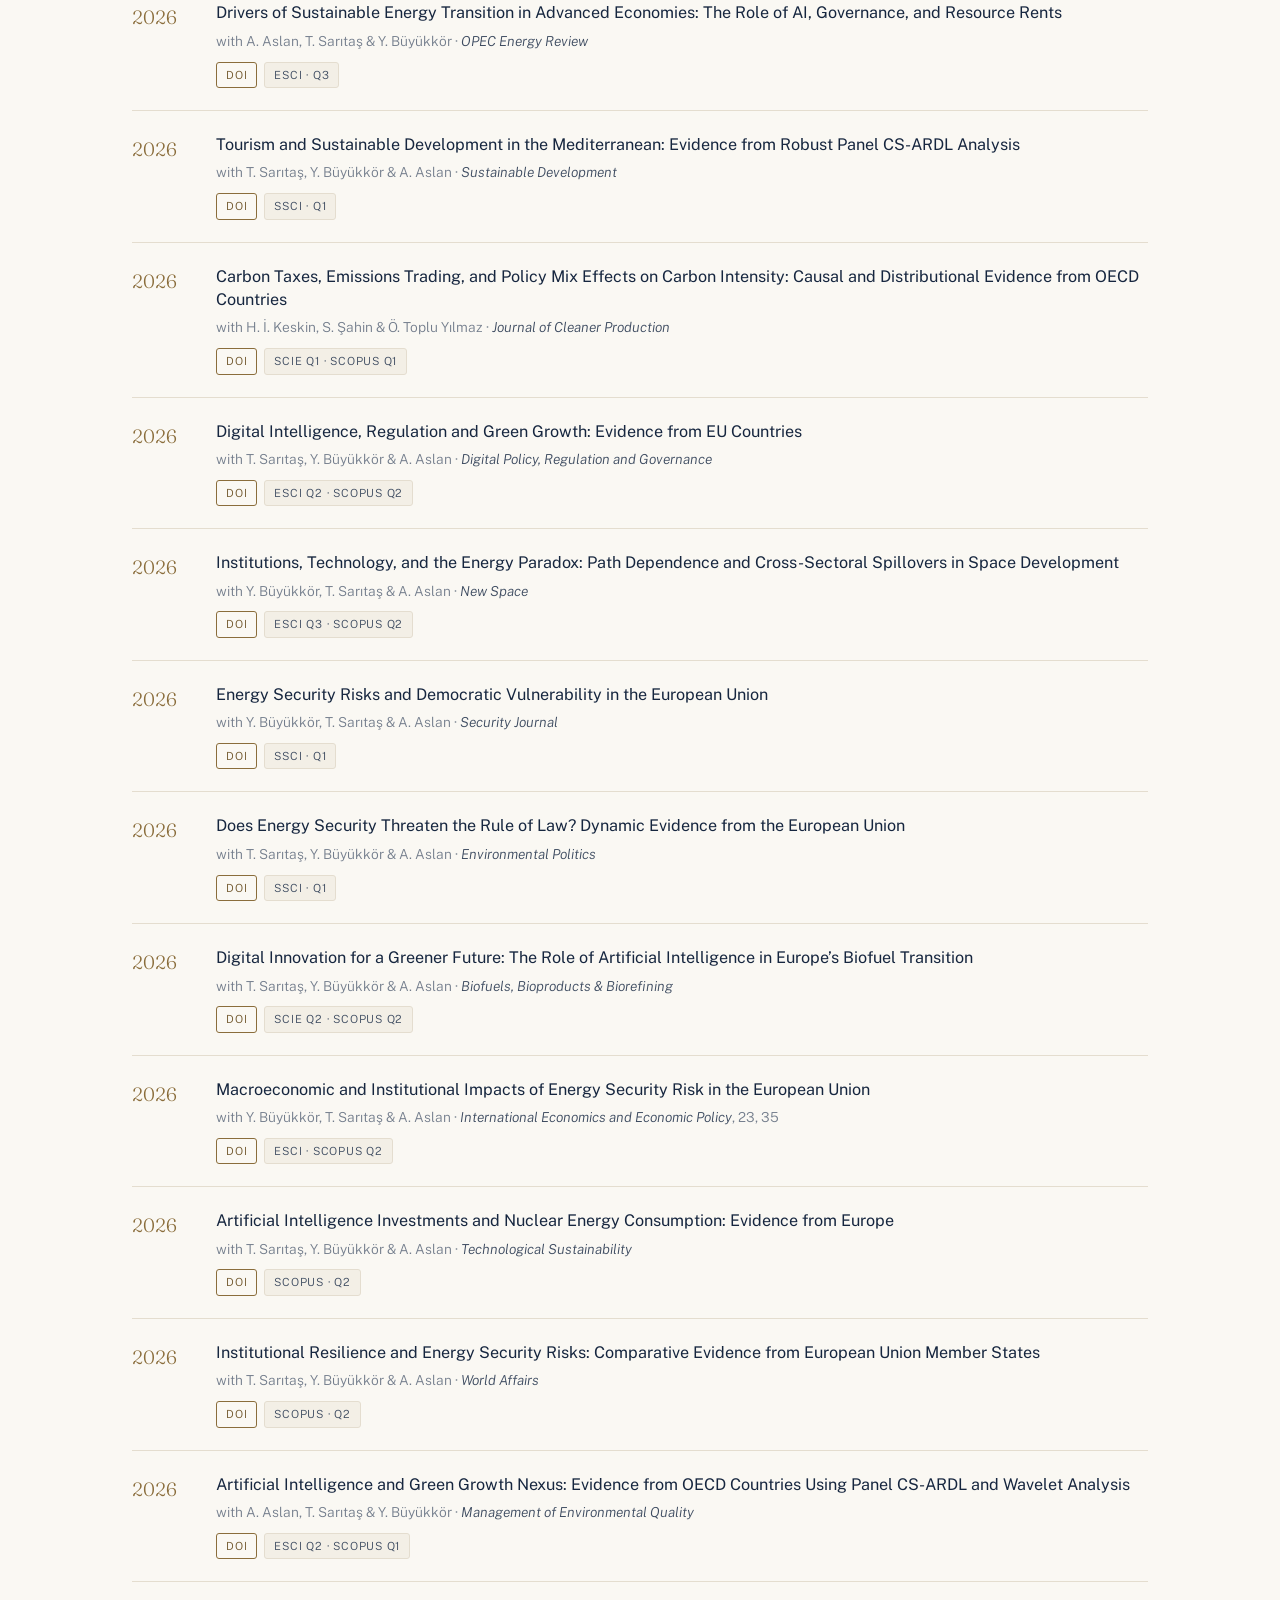
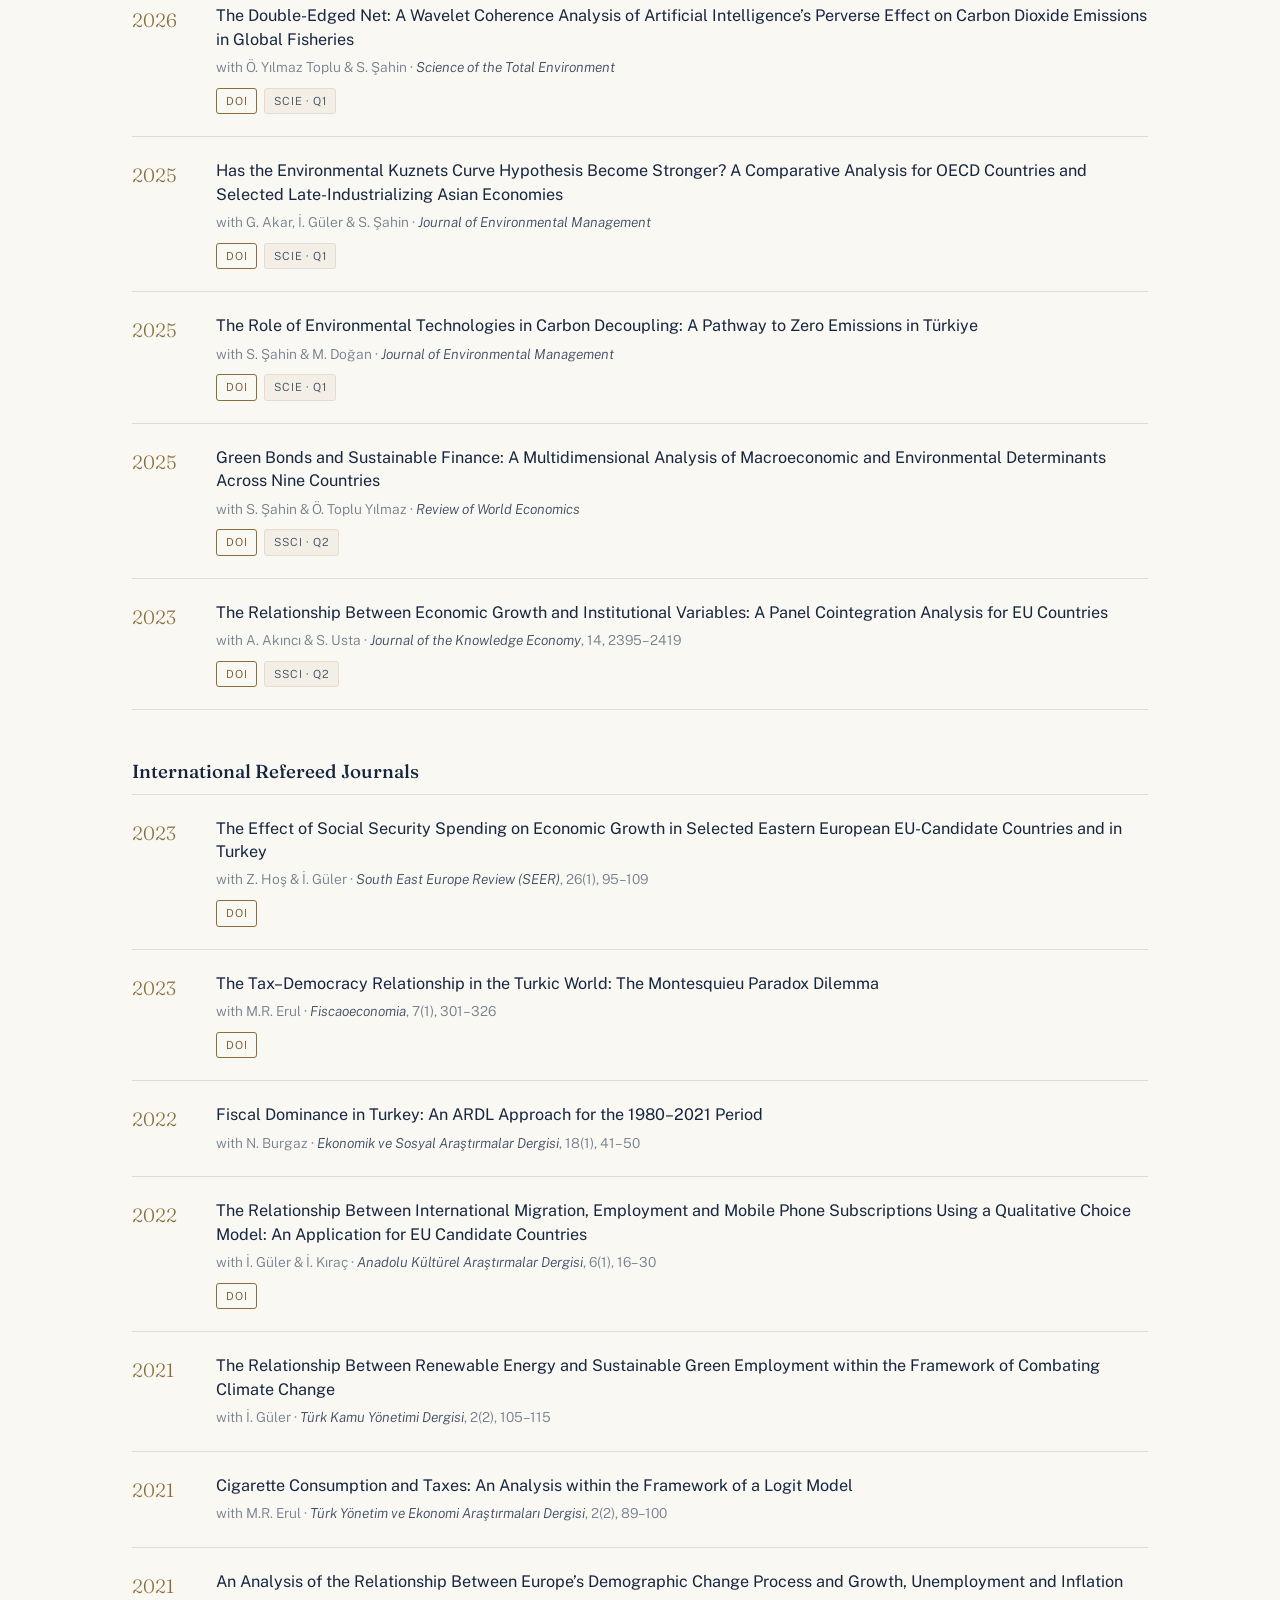
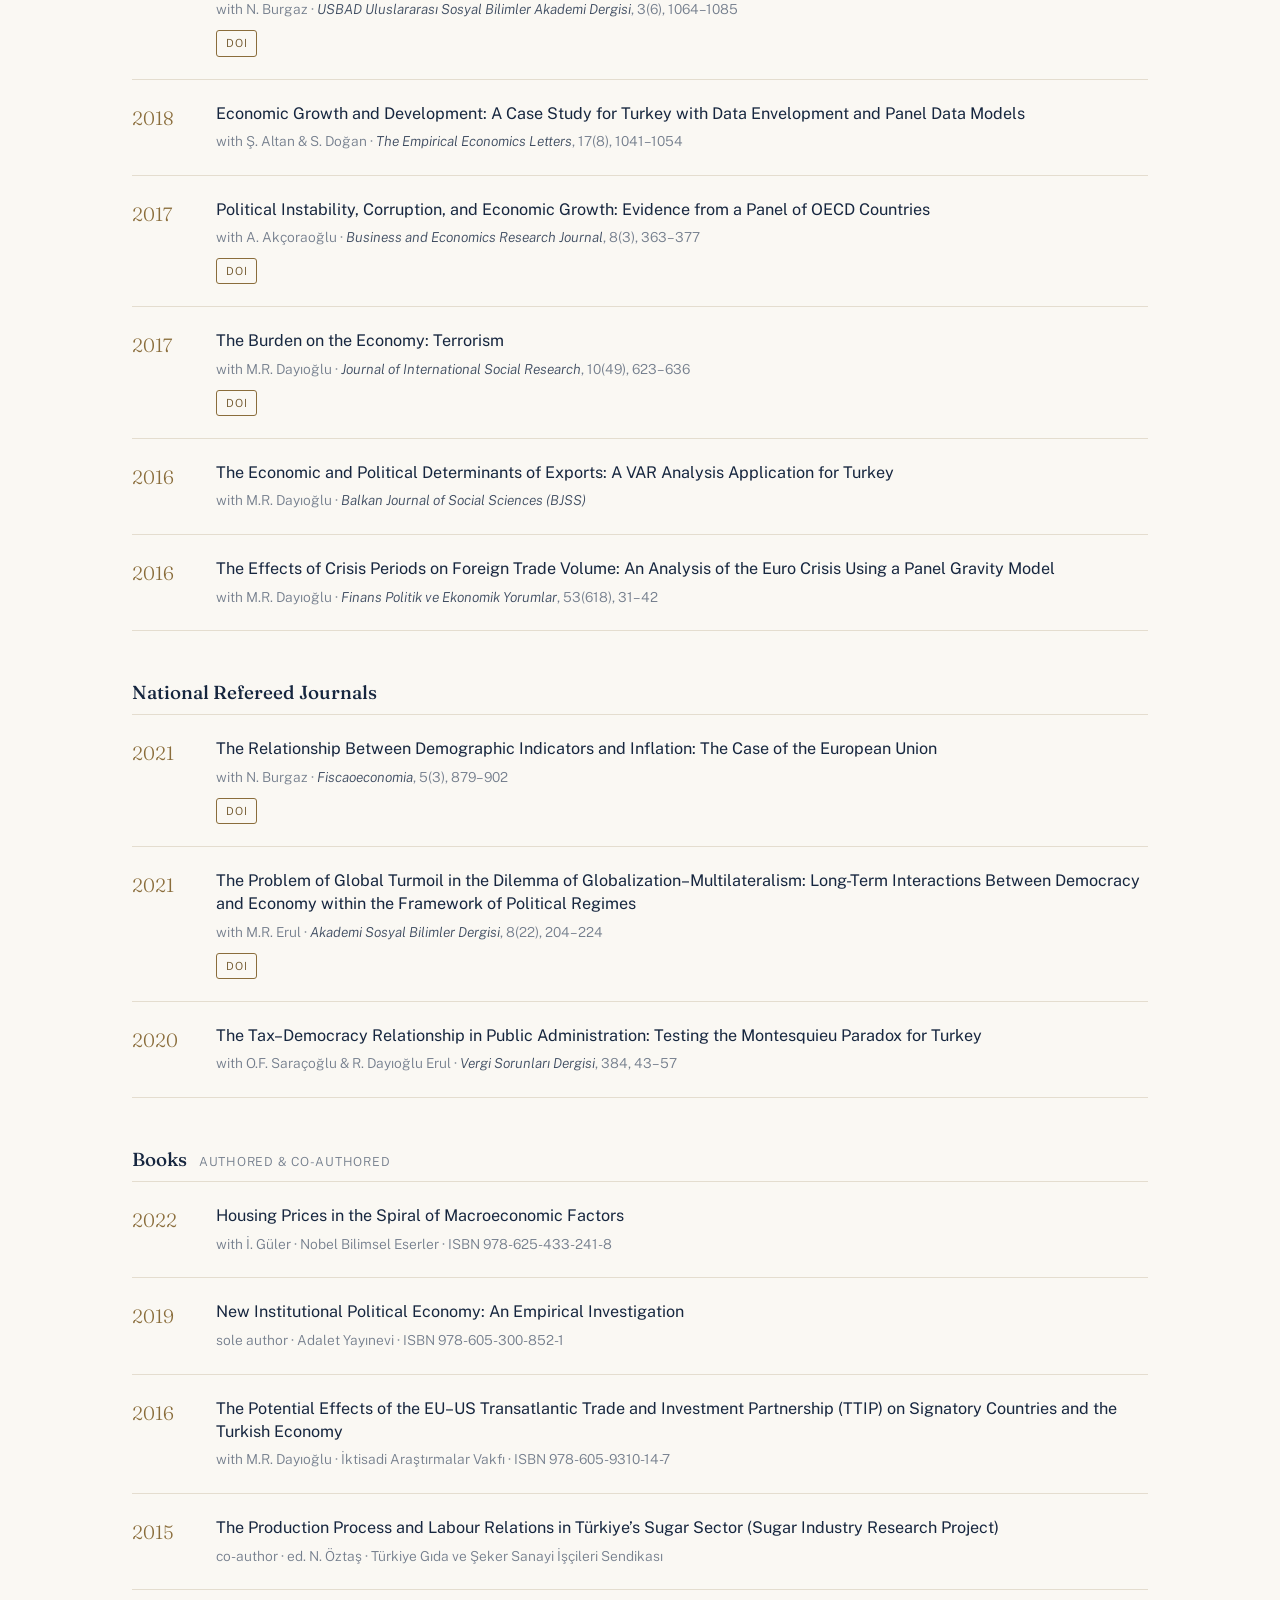
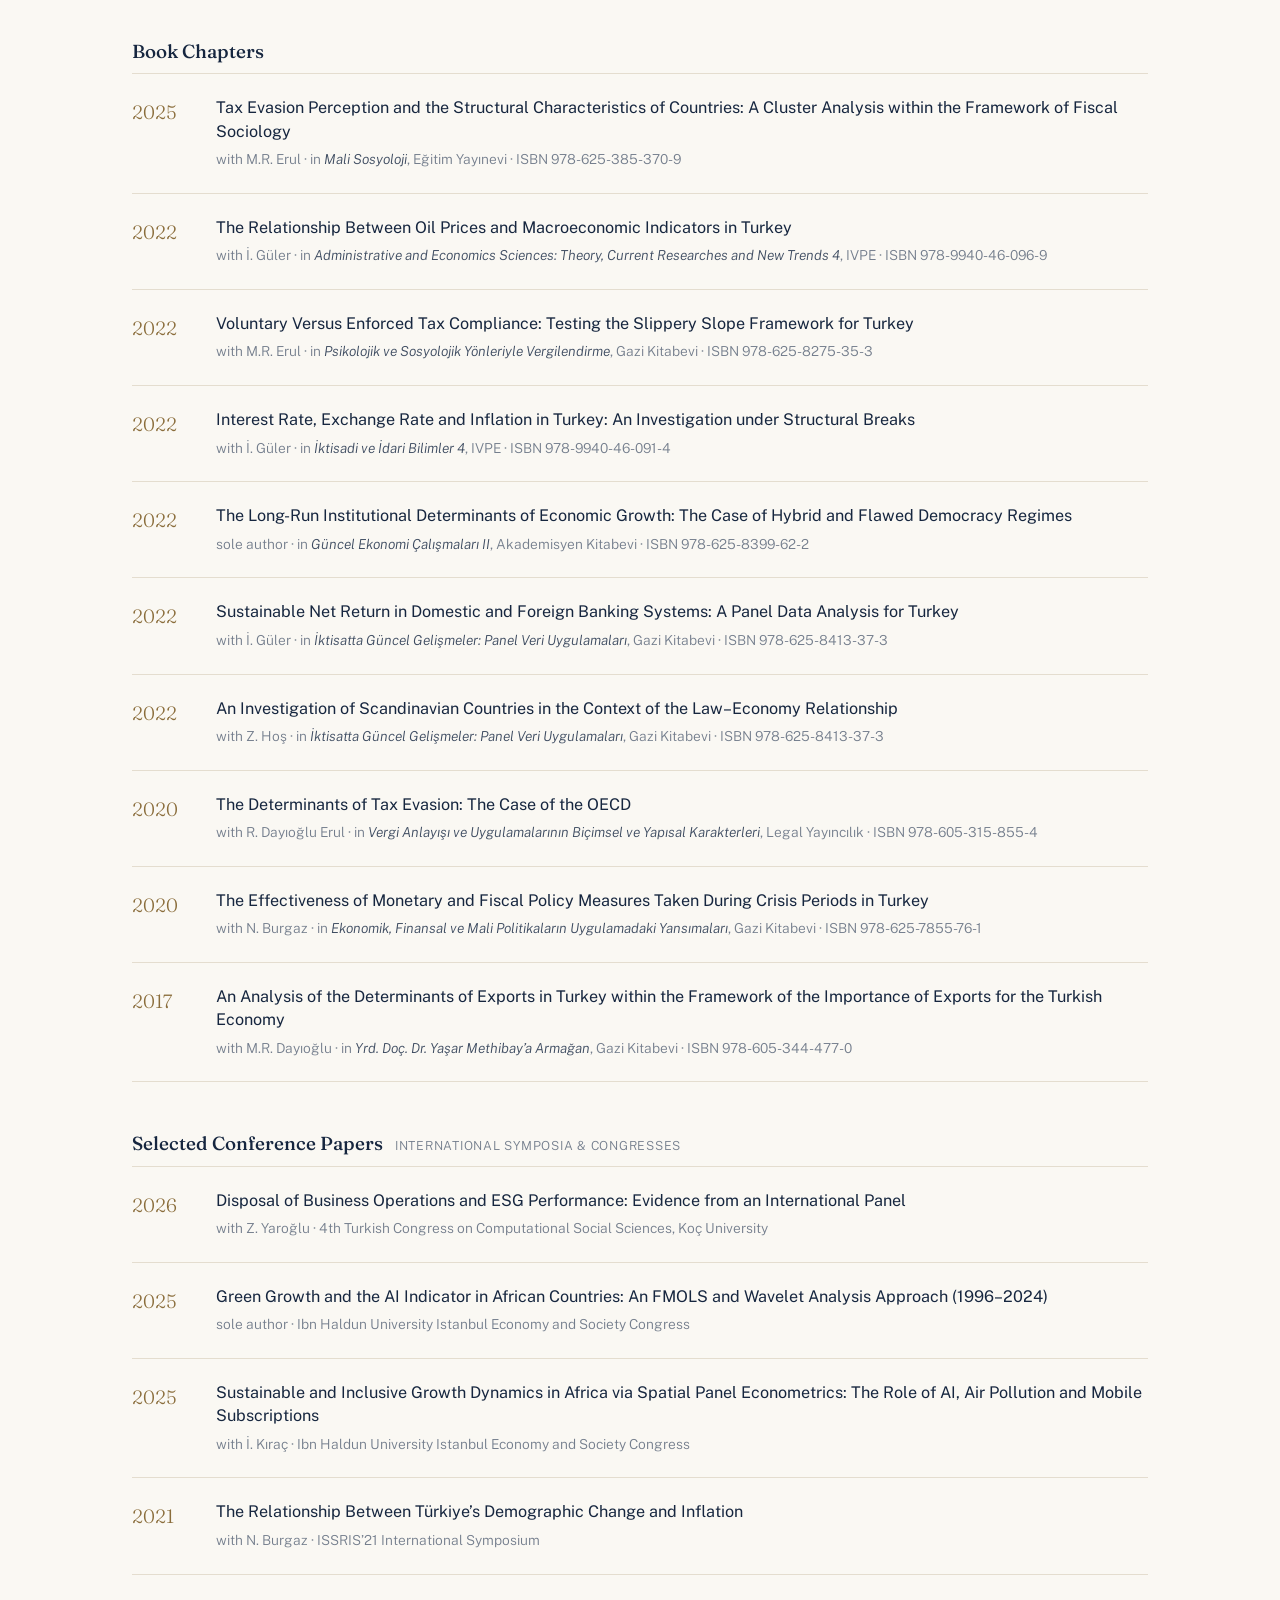
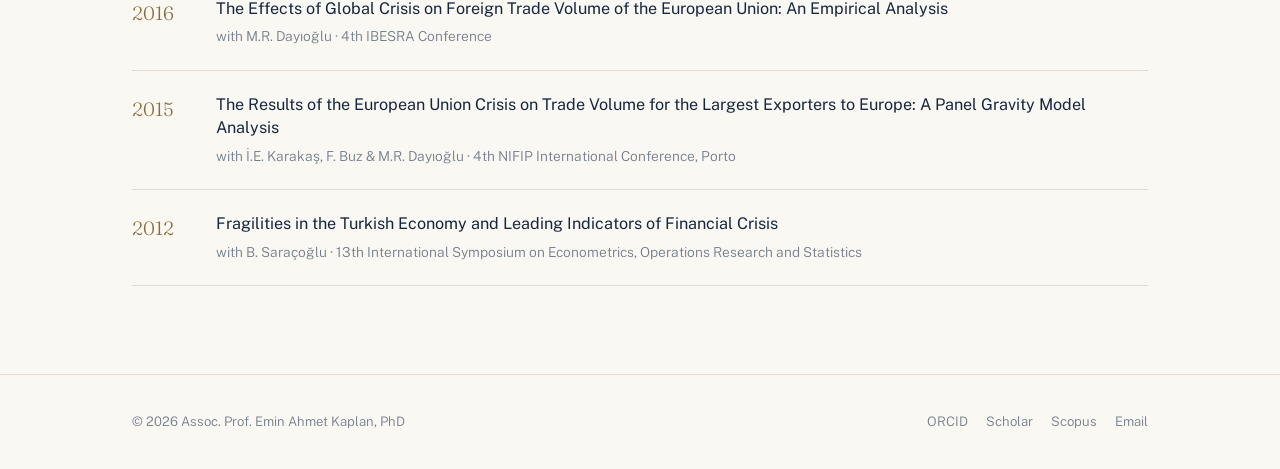
<file: publications.html>
<!DOCTYPE html>
<html lang="en">
<head>
<meta charset="UTF-8">
<meta name="viewport" content="width=device-width, initial-scale=1.0">
<title>Publications · Emin Ahmet Kaplan</title>
<meta name="description" content="Peer-reviewed articles, books, chapters and conference papers by Assoc. Prof. Emin Ahmet Kaplan, PhD.">
<meta property="og:title" content="Publications · Emin Ahmet Kaplan">
<meta property="og:description" content="Peer-reviewed articles, books, chapters and conference papers by Assoc. Prof. Emin Ahmet Kaplan, PhD.">
<meta property="og:type" content="website">
<meta property="og:url" content="https://www.eminahmetkaplan.com/publications.html">
<link rel="icon" href="assets/favicon.svg" type="image/svg+xml">
<link rel="preconnect" href="https://fonts.googleapis.com">
<link rel="preconnect" href="https://fonts.gstatic.com" crossorigin>
<link href="https://fonts.googleapis.com/css2?family=Fraunces:ital,opsz,wght@0,9..144,400;0,9..144,500;0,9..144,600;1,9..144,400;1,9..144,500&family=Public+Sans:wght@300;400;500;600&display=swap" rel="stylesheet">
<link rel="stylesheet" href="assets/style.css">
<script data-goatcounter="https://eak.goatcounter.com/count"
        async src="//gc.zgo.at/count.js"></script>
</head>
<body>
<header>
  <div class="wrap nav">
    <a class="brand" href="index.html"><span class="mono">EAK</span><b>Emin Ahmet <span>Kaplan</span></b></a>
    <nav>
      <ul id="menu">
        <li><a href="index.html">Home</a></li>
        <li><a href="publications.html" class="active">Publications</a></li>
        <li><a href="lecture-notes.html">Lecture Notes</a></li>
        <li><a href="cv.html">CV</a></li>
        <li><a href="index.html#contact">Contact</a></li>
      </ul>
    </nav>
    <button class="menu-btn" aria-label="Menu" onclick="document.getElementById('menu').classList.toggle('open')">&#8801;</button>
  </div>
</header>

<section class="page-intro">
  <div class="wrap">
    <div class="eyebrow">Research Output</div>
    <h1>Publications</h1>
    <p>A complete list of peer-reviewed articles, books, book chapters, and conference papers. Index and quartile information is shown where applicable.</p>
  </div>
</section>
<section style="padding-top:36px">
  <div class="wrap">
    <div class="pubgroup"><h3>Journal Articles <small>SCIE &middot; SSCI &middot; ESCI &middot; Scopus indexed</small></h3>
    <div class="pub"><div class="pub-year">2026</div>
      <div><div class="pub-title">Does Coordinated IFRS and ISA Adoption Attract Foreign Direct Investment? Cross-Country Evidence from Adopter Cohorts</div>
      <div class="pub-meta">with S. &#350;amil &middot; <em>International Journal of Accounting and Information Management</em></div><div class="badges"><a class="doi" href="https://doi.org/10.1108/IJAIM-08-2026-0300" target="_blank" rel="noopener">DOI</a><span class="idx">Scopus &middot; Q2</span></div></div></div>
    <div class="pub"><div class="pub-year">2026</div>
      <div><div class="pub-title">Vehicle Tax Changes and Electrified Car Sales in T&uuml;rkiye: Evidence from Interrupted Time Series and Penalized Regressions</div>
      <div class="pub-meta">with R. Day&#305;o&#287;lu Erul &middot; <em>Zagreb International Review of Economics &amp; Business</em></div><div class="badges"><span class="idx">Accepted</span><span class="idx">ESCI</span></div></div></div>
    <div class="pub"><div class="pub-year">2026</div>
      <div><div class="pub-title">Scientific Output as a Driver of Indigenous Space Capability: Evidence from a Gompertz Survival Model</div>
      <div class="pub-meta">with Y. B&#252;y&#252;kk&#246;r, T. Sar&#305;ta&#351; &amp; A. Aslan &middot; <em>Acta Astronautica</em></div><div class="badges"><a class="doi" href="https://doi.org/10.1016/j.actaastro.2026.08.028" target="_blank" rel="noopener">DOI</a><span class="idx">SCIE &middot; Q1</span></div></div></div>
    <div class="pub"><div class="pub-year">2026</div>
      <div><div class="pub-title">The Taqwa Threshold: Phase Transitions in Cooperation Dynamics of Mudarabah Contracts under Evolutionary Replicator Dynamics</div>
      <div class="pub-meta">sole author &middot; <em>Dynamic Games and Applications</em></div><div class="badges"><a class="doi" href="https://doi.org/10.1007/s13235-026-00717-y" target="_blank" rel="noopener">DOI</a><span class="idx">SCIE &middot; Q3</span></div></div></div>
    <div class="pub"><div class="pub-year">2026</div>
      <div><div class="pub-title">When Regulation Meets Reality: Heterogeneous Financial Deepening Effects of Islamic Banking Adoption</div>
      <div class="pub-meta">with &#304;. K&#305;ra&#231; &middot; <em>Borsa Istanbul Review</em></div><div class="badges"><a class="doi" href="https://doi.org/10.1016/j.bir.2026.100893" target="_blank" rel="noopener">DOI</a><span class="idx">SSCI &middot; Q1</span></div></div></div>
    <div class="pub"><div class="pub-year">2026</div>
      <div><div class="pub-title">Artificial Intelligence Investment and Renewable Energy Generation: Cross-Country Evidence from 25 European Economies</div>
      <div class="pub-meta">with Y. B&#252;y&#252;kk&#246;r, T. Sar&#305;ta&#351; &amp; A. Aslan &middot; <em>Sustainable Production and Consumption</em></div><div class="badges"><a class="doi" href="https://doi.org/10.1016/j.spc.2026.07.017" target="_blank" rel="noopener">DOI</a><span class="idx">SSCI &middot; Q1</span></div></div></div>
    <div class="pub"><div class="pub-year">2026</div>
      <div><div class="pub-title">From Fiqh to Forecasting: Sharia-Based Priors in Bayesian Volatility Models for Islamic Equities</div>
      <div class="pub-meta">sole author &middot; <em>International Journal of Islamic and Middle Eastern Finance and Management</em></div><div class="badges"><a class="doi" href="https://doi.org/10.1108/IMEFM-04-2026-0278" target="_blank" rel="noopener">DOI</a><span class="idx">SSCI &middot; Q2</span></div></div></div>
    <div class="pub"><div class="pub-year">2026</div>
      <div><div class="pub-title">Artificial Intelligence, Economic Decision-Making, and Air Transport Performance: Evidence from G7 Countries</div>
      <div class="pub-meta">with T. Sar&#305;ta&#351;, Y. B&#252;y&#252;kk&#246;r &amp; A. Aslan &middot; <em>Managerial and Decision Economics</em></div><div class="badges"><a class="doi" href="https://doi.org/10.1002/mde.70129" target="_blank" rel="noopener">DOI</a><span class="idx">SSCI &middot; Q2</span></div></div></div>
    <div class="pub"><div class="pub-year">2026</div>
      <div><div class="pub-title">Digitalization and Renewable Energy Sustainability: An Empirical Analysis of Artificial Intelligence and Wind Power in Europe</div>
      <div class="pub-meta">with Y. B&#252;y&#252;kk&#246;r, T. Sar&#305;ta&#351; &amp; A. Aslan &middot; <em>Environment, Development and Sustainability</em></div><div class="badges"><a class="doi" href="https://doi.org/10.1007/s10668-026-07895-0" target="_blank" rel="noopener">DOI</a><span class="idx">SCIE Q2 &middot; Scopus Q1</span></div></div></div>
    <div class="pub"><div class="pub-year">2026</div>
      <div><div class="pub-title">Drivers of Sustainable Energy Transition in Advanced Economies: The Role of AI, Governance, and Resource Rents</div>
      <div class="pub-meta">with A. Aslan, T. Sar&#305;ta&#351; &amp; Y. B&uuml;y&uuml;kk&ouml;r &middot; <em>OPEC Energy Review</em></div><div class="badges"><a class="doi" href="https://dx.doi.org/10.1111/opec.70003" target="_blank" rel="noopener">DOI</a><span class="idx">ESCI &middot; Q3</span></div></div></div>
    <div class="pub"><div class="pub-year">2026</div>
      <div><div class="pub-title">Tourism and Sustainable Development in the Mediterranean: Evidence from Robust Panel CS-ARDL Analysis</div>
      <div class="pub-meta">with T. Sar&#305;ta&#351;, Y. B&uuml;y&uuml;kk&ouml;r &amp; A. Aslan &middot; <em>Sustainable Development</em></div><div class="badges"><a class="doi" href="https://dx.doi.org/10.1002/sd.71142" target="_blank" rel="noopener">DOI</a><span class="idx">SSCI &middot; Q1</span></div></div></div>
    <div class="pub"><div class="pub-year">2026</div>
      <div><div class="pub-title">Carbon Taxes, Emissions Trading, and Policy Mix Effects on Carbon Intensity: Causal and Distributional Evidence from OECD Countries</div>
      <div class="pub-meta">with H. &#304;. Keskin, S. &#350;ahin &amp; &#214;. Toplu Y&#305;lmaz &middot; <em>Journal of Cleaner Production</em></div><div class="badges"><a class="doi" href="https://doi.org/10.1016/j.jclepro.2026.148986" target="_blank" rel="noopener">DOI</a><span class="idx">SCIE Q1 &middot; Scopus Q1</span></div></div></div>
    <div class="pub"><div class="pub-year">2026</div>
      <div><div class="pub-title">Digital Intelligence, Regulation and Green Growth: Evidence from EU Countries</div>
      <div class="pub-meta">with T. Sar&#305;ta&#351;, Y. B&uuml;y&uuml;kk&ouml;r &amp; A. Aslan &middot; <em>Digital Policy, Regulation and Governance</em></div><div class="badges"><a class="doi" href="https://dx.doi.org/10.1108/DPRG-01-2026-0045" target="_blank" rel="noopener">DOI</a><span class="idx">ESCI Q2 &middot; Scopus Q2</span></div></div></div>
    <div class="pub"><div class="pub-year">2026</div>
      <div><div class="pub-title">Institutions, Technology, and the Energy Paradox: Path Dependence and Cross-Sectoral Spillovers in Space Development</div>
      <div class="pub-meta">with Y. B&uuml;y&uuml;kk&ouml;r, T. Sar&#305;ta&#351; &amp; A. Aslan &middot; <em>New Space</em></div><div class="badges"><a class="doi" href="https://doi.org/10.1177/21680256261449400" target="_blank" rel="noopener">DOI</a><span class="idx">ESCI Q3 &middot; Scopus Q2</span></div></div></div>
    <div class="pub"><div class="pub-year">2026</div>
      <div><div class="pub-title">Energy Security Risks and Democratic Vulnerability in the European Union</div>
      <div class="pub-meta">with Y. B&#252;y&#252;kk&#246;r, T. Sar&#305;ta&#351; &amp; A. Aslan &middot; <em>Security Journal</em></div><div class="badges"><a class="doi" href="https://doi.org/10.1057/s41284-026-00575-8" target="_blank" rel="noopener">DOI</a><span class="idx">SSCI &middot; Q1</span></div></div></div>
    <div class="pub"><div class="pub-year">2026</div>
      <div><div class="pub-title">Does Energy Security Threaten the Rule of Law? Dynamic Evidence from the European Union</div>
      <div class="pub-meta">with T. Sar&#305;ta&#351;, Y. B&uuml;y&uuml;kk&ouml;r &amp; A. Aslan &middot; <em>Environmental Politics</em></div><div class="badges"><a class="doi" href="https://dx.doi.org/10.1080/09644016.2026.2676376" target="_blank" rel="noopener">DOI</a><span class="idx">SSCI &middot; Q1</span></div></div></div>
    <div class="pub"><div class="pub-year">2026</div>
      <div><div class="pub-title">Digital Innovation for a Greener Future: The Role of Artificial Intelligence in Europe&#8217;s Biofuel Transition</div>
      <div class="pub-meta">with T. Sar&#305;ta&#351;, Y. B&uuml;y&uuml;kk&ouml;r &amp; A. Aslan &middot; <em>Biofuels, Bioproducts &amp; Biorefining</em></div><div class="badges"><a class="doi" href="https://dx.doi.org/10.1002/bbb.70188" target="_blank" rel="noopener">DOI</a><span class="idx">SCIE Q2 &middot; Scopus Q2</span></div></div></div>
    <div class="pub"><div class="pub-year">2026</div>
      <div><div class="pub-title">Macroeconomic and Institutional Impacts of Energy Security Risk in the European Union</div>
      <div class="pub-meta">with Y. B&uuml;y&uuml;kk&ouml;r, T. Sar&#305;ta&#351; &amp; A. Aslan &middot; <em>International Economics and Economic Policy</em>, 23, 35</div><div class="badges"><a class="doi" href="https://doi.org/10.1007/s10368-026-00733-8" target="_blank" rel="noopener">DOI</a><span class="idx">ESCI &middot; Scopus Q2</span></div></div></div>
    <div class="pub"><div class="pub-year">2026</div>
      <div><div class="pub-title">Artificial Intelligence Investments and Nuclear Energy Consumption: Evidence from Europe</div>
      <div class="pub-meta">with T. Sar&#305;ta&#351;, Y. B&uuml;y&uuml;kk&ouml;r &amp; A. Aslan &middot; <em>Technological Sustainability</em></div><div class="badges"><a class="doi" href="https://dx.doi.org/10.1108/TECHS-12-2025-0273" target="_blank" rel="noopener">DOI</a><span class="idx">Scopus &middot; Q2</span></div></div></div>
    <div class="pub"><div class="pub-year">2026</div>
      <div><div class="pub-title">Institutional Resilience and Energy Security Risks: Comparative Evidence from European Union Member States</div>
      <div class="pub-meta">with T. Sar&#305;ta&#351;, Y. B&uuml;y&uuml;kk&ouml;r &amp; A. Aslan &middot; <em>World Affairs</em></div><div class="badges"><a class="doi" href="https://dx.doi.org/10.1002/waf2.70069" target="_blank" rel="noopener">DOI</a><span class="idx">Scopus &middot; Q2</span></div></div></div>
    <div class="pub"><div class="pub-year">2026</div>
      <div><div class="pub-title">Artificial Intelligence and Green Growth Nexus: Evidence from OECD Countries Using Panel CS-ARDL and Wavelet Analysis</div>
      <div class="pub-meta">with A. Aslan, T. Sar&#305;ta&#351; &amp; Y. B&uuml;y&uuml;kk&ouml;r &middot; <em>Management of Environmental Quality</em></div><div class="badges"><a class="doi" href="https://doi.org/10.1108/MEQ-08-2025-0576" target="_blank" rel="noopener">DOI</a><span class="idx">ESCI Q2 &middot; Scopus Q1</span></div></div></div>
    <div class="pub"><div class="pub-year">2026</div>
      <div><div class="pub-title">The Double-Edged Net: A Wavelet Coherence Analysis of Artificial Intelligence&#8217;s Perverse Effect on Carbon Dioxide Emissions in Global Fisheries</div>
      <div class="pub-meta">with &Ouml;. Y&#305;lmaz Toplu &amp; S. &#350;ahin &middot; <em>Science of the Total Environment</em></div><div class="badges"><a class="doi" href="https://dx.doi.org/10.1016/j.scitotenv.2025.181233" target="_blank" rel="noopener">DOI</a><span class="idx">SCIE &middot; Q1</span></div></div></div>
    <div class="pub"><div class="pub-year">2025</div>
      <div><div class="pub-title">Has the Environmental Kuznets Curve Hypothesis Become Stronger? A Comparative Analysis for OECD Countries and Selected Late-Industrializing Asian Economies</div>
      <div class="pub-meta">with G. Akar, &#304;. G&uuml;ler &amp; S. &#350;ahin &middot; <em>Journal of Environmental Management</em></div><div class="badges"><a class="doi" href="https://doi.org/10.1016/j.jenvman.2025.127575" target="_blank" rel="noopener">DOI</a><span class="idx">SCIE &middot; Q1</span></div></div></div>
    <div class="pub"><div class="pub-year">2025</div>
      <div><div class="pub-title">The Role of Environmental Technologies in Carbon Decoupling: A Pathway to Zero Emissions in T&uuml;rkiye</div>
      <div class="pub-meta">with S. &#350;ahin &amp; M. Do&#287;an &middot; <em>Journal of Environmental Management</em></div><div class="badges"><a class="doi" href="https://dx.doi.org/10.1016/j.jenvman.2025.127143" target="_blank" rel="noopener">DOI</a><span class="idx">SCIE &middot; Q1</span></div></div></div>
    <div class="pub"><div class="pub-year">2025</div>
      <div><div class="pub-title">Green Bonds and Sustainable Finance: A Multidimensional Analysis of Macroeconomic and Environmental Determinants Across Nine Countries</div>
      <div class="pub-meta">with S. &#350;ahin &amp; &Ouml;. Toplu Y&#305;lmaz &middot; <em>Review of World Economics</em></div><div class="badges"><a class="doi" href="https://dx.doi.org/10.1007/s10290-025-00610-7" target="_blank" rel="noopener">DOI</a><span class="idx">SSCI &middot; Q2</span></div></div></div>
    <div class="pub"><div class="pub-year">2023</div>
      <div><div class="pub-title">The Relationship Between Economic Growth and Institutional Variables: A Panel Cointegration Analysis for EU Countries</div>
      <div class="pub-meta">with A. Ak&#305;nc&#305; &amp; S. Usta &middot; <em>Journal of the Knowledge Economy</em>, 14, 2395&ndash;2419</div><div class="badges"><a class="doi" href="https://dx.doi.org/10.1007/s13132-022-00928-9" target="_blank" rel="noopener">DOI</a><span class="idx">SSCI &middot; Q2</span></div></div></div>
</div>

    <div class="pubgroup"><h3>International Refereed Journals <small></small></h3>
    <div class="pub"><div class="pub-year">2023</div>
      <div><div class="pub-title">The Effect of Social Security Spending on Economic Growth in Selected Eastern European EU-Candidate Countries and in Turkey</div>
      <div class="pub-meta">with Z. Ho&#351; &amp; &#304;. G&uuml;ler &middot; <em>South East Europe Review (SEER)</em>, 26(1), 95&ndash;109</div><div class="badges"><a class="doi" href="https://doi.org/10.5771/1435-2869-2023-1-95" target="_blank" rel="noopener">DOI</a></div></div></div>
    <div class="pub"><div class="pub-year">2023</div>
      <div><div class="pub-title">The Tax&ndash;Democracy Relationship in the Turkic World: The Montesquieu Paradox Dilemma</div>
      <div class="pub-meta">with M.R. Erul &middot; <em>Fiscaoeconomia</em>, 7(1), 301&ndash;326</div><div class="badges"><a class="doi" href="https://doi.org/10.25295/fsecon.1116832" target="_blank" rel="noopener">DOI</a></div></div></div>
    <div class="pub"><div class="pub-year">2022</div>
      <div><div class="pub-title">Fiscal Dominance in Turkey: An ARDL Approach for the 1980&ndash;2021 Period</div>
      <div class="pub-meta">with N. Burgaz &middot; <em>Ekonomik ve Sosyal Ara&#351;t&#305;rmalar Dergisi</em>, 18(1), 41&ndash;50</div></div></div>
    <div class="pub"><div class="pub-year">2022</div>
      <div><div class="pub-title">The Relationship Between International Migration, Employment and Mobile Phone Subscriptions Using a Qualitative Choice Model: An Application for EU Candidate Countries</div>
      <div class="pub-meta">with &#304;. G&uuml;ler &amp; &#304;. K&#305;ra&ccedil; &middot; <em>Anadolu K&uuml;lt&uuml;rel Ara&#351;t&#305;rmalar Dergisi</em>, 6(1), 16&ndash;30</div><div class="badges"><a class="doi" href="https://doi.org/10.15659/ankad.v6i1.181" target="_blank" rel="noopener">DOI</a></div></div></div>
    <div class="pub"><div class="pub-year">2021</div>
      <div><div class="pub-title">The Relationship Between Renewable Energy and Sustainable Green Employment within the Framework of Combating Climate Change</div>
      <div class="pub-meta">with &#304;. G&uuml;ler &middot; <em>T&uuml;rk Kamu Y&ouml;netimi Dergisi</em>, 2(2), 105&ndash;115</div></div></div>
    <div class="pub"><div class="pub-year">2021</div>
      <div><div class="pub-title">Cigarette Consumption and Taxes: An Analysis within the Framework of a Logit Model</div>
      <div class="pub-meta">with M.R. Erul &middot; <em>T&uuml;rk Y&ouml;netim ve Ekonomi Ara&#351;t&#305;rmalar&#305; Dergisi</em>, 2(2), 89&ndash;100</div></div></div>
    <div class="pub"><div class="pub-year">2021</div>
      <div><div class="pub-title">An Analysis of the Relationship Between Europe&#8217;s Demographic Change Process and Growth, Unemployment and Inflation</div>
      <div class="pub-meta">with N. Burgaz &middot; <em>USBAD Uluslararas&#305; Sosyal Bilimler Akademi Dergisi</em>, 3(6), 1064&ndash;1085</div><div class="badges"><a class="doi" href="https://doi.org/10.47994/usbad.936715" target="_blank" rel="noopener">DOI</a></div></div></div>
    <div class="pub"><div class="pub-year">2018</div>
      <div><div class="pub-title">Economic Growth and Development: A Case Study for Turkey with Data Envelopment and Panel Data Models</div>
      <div class="pub-meta">with &#350;. Altan &amp; S. Do&#287;an &middot; <em>The Empirical Economics Letters</em>, 17(8), 1041&ndash;1054</div></div></div>
    <div class="pub"><div class="pub-year">2017</div>
      <div><div class="pub-title">Political Instability, Corruption, and Economic Growth: Evidence from a Panel of OECD Countries</div>
      <div class="pub-meta">with A. Ak&ccedil;orao&#287;lu &middot; <em>Business and Economics Research Journal</em>, 8(3), 363&ndash;377</div><div class="badges"><a class="doi" href="https://doi.org/10.20409/berj.2017.55" target="_blank" rel="noopener">DOI</a></div></div></div>
    <div class="pub"><div class="pub-year">2017</div>
      <div><div class="pub-title">The Burden on the Economy: Terrorism</div>
      <div class="pub-meta">with M.R. Day&#305;o&#287;lu &middot; <em>Journal of International Social Research</em>, 10(49), 623&ndash;636</div><div class="badges"><a class="doi" href="https://doi.org/10.17719/jisr.2017.1614" target="_blank" rel="noopener">DOI</a></div></div></div>
    <div class="pub"><div class="pub-year">2016</div>
      <div><div class="pub-title">The Economic and Political Determinants of Exports: A VAR Analysis Application for Turkey</div>
      <div class="pub-meta">with M.R. Day&#305;o&#287;lu &middot; <em>Balkan Journal of Social Sciences (BJSS)</em></div></div></div>
    <div class="pub"><div class="pub-year">2016</div>
      <div><div class="pub-title">The Effects of Crisis Periods on Foreign Trade Volume: An Analysis of the Euro Crisis Using a Panel Gravity Model</div>
      <div class="pub-meta">with M.R. Day&#305;o&#287;lu &middot; <em>Finans Politik ve Ekonomik Yorumlar</em>, 53(618), 31&ndash;42</div></div></div>
</div>

    <div class="pubgroup"><h3>National Refereed Journals <small></small></h3>
    <div class="pub"><div class="pub-year">2021</div>
      <div><div class="pub-title">The Relationship Between Demographic Indicators and Inflation: The Case of the European Union</div>
      <div class="pub-meta">with N. Burgaz &middot; <em>Fiscaoeconomia</em>, 5(3), 879&ndash;902</div><div class="badges"><a class="doi" href="https://doi.org/10.25295/fsecon.945256" target="_blank" rel="noopener">DOI</a></div></div></div>
    <div class="pub"><div class="pub-year">2021</div>
      <div><div class="pub-title">The Problem of Global Turmoil in the Dilemma of Globalization&ndash;Multilateralism: Long-Term Interactions Between Democracy and Economy within the Framework of Political Regimes</div>
      <div class="pub-meta">with M.R. Erul &middot; <em>Akademi Sosyal Bilimler Dergisi</em>, 8(22), 204&ndash;224</div><div class="badges"><a class="doi" href="https://doi.org/10.34189/asbd.8.22.011" target="_blank" rel="noopener">DOI</a></div></div></div>
    <div class="pub"><div class="pub-year">2020</div>
      <div><div class="pub-title">The Tax&ndash;Democracy Relationship in Public Administration: Testing the Montesquieu Paradox for Turkey</div>
      <div class="pub-meta">with O.F. Sara&ccedil;o&#287;lu &amp; R. Day&#305;o&#287;lu Erul &middot; <em>Vergi Sorunlar&#305; Dergisi</em>, 384, 43&ndash;57</div></div></div>
</div>

    <div class="pubgroup"><h3>Books <small>Authored &amp; co-authored</small></h3>
    <div class="pub"><div class="pub-year">2022</div>
      <div><div class="pub-title">Housing Prices in the Spiral of Macroeconomic Factors</div>
      <div class="pub-meta">with &#304;. G&uuml;ler &middot; Nobel Bilimsel Eserler &middot; ISBN 978-625-433-241-8</div></div></div>
    <div class="pub"><div class="pub-year">2019</div>
      <div><div class="pub-title">New Institutional Political Economy: An Empirical Investigation</div>
      <div class="pub-meta">sole author &middot; Adalet Yay&#305;nevi &middot; ISBN 978-605-300-852-1</div></div></div>
    <div class="pub"><div class="pub-year">2016</div>
      <div><div class="pub-title">The Potential Effects of the EU&ndash;US Transatlantic Trade and Investment Partnership (TTIP) on Signatory Countries and the Turkish Economy</div>
      <div class="pub-meta">with M.R. Day&#305;o&#287;lu &middot; &#304;ktisadi Ara&#351;t&#305;rmalar Vakf&#305; &middot; ISBN 978-605-9310-14-7</div></div></div>
    <div class="pub"><div class="pub-year">2015</div>
      <div><div class="pub-title">The Production Process and Labour Relations in T&uuml;rkiye&#8217;s Sugar Sector (Sugar Industry Research Project)</div>
      <div class="pub-meta">co-author &middot; ed. N. &Ouml;zta&#351; &middot; T&uuml;rkiye G&#305;da ve &#350;eker Sanayi &#304;&#351;&ccedil;ileri Sendikas&#305;</div></div></div>
</div>

    <div class="pubgroup"><h3>Book Chapters <small></small></h3>
    <div class="pub"><div class="pub-year">2025</div>
      <div><div class="pub-title">Tax Evasion Perception and the Structural Characteristics of Countries: A Cluster Analysis within the Framework of Fiscal Sociology</div>
      <div class="pub-meta">with M.R. Erul &middot; in <em>Mali Sosyoloji</em>, E&#287;itim Yay&#305;nevi &middot; ISBN 978-625-385-370-9</div></div></div>
    <div class="pub"><div class="pub-year">2022</div>
      <div><div class="pub-title">The Relationship Between Oil Prices and Macroeconomic Indicators in Turkey</div>
      <div class="pub-meta">with &#304;. G&uuml;ler &middot; in <em>Administrative and Economics Sciences: Theory, Current Researches and New Trends 4</em>, IVPE &middot; ISBN 978-9940-46-096-9</div></div></div>
    <div class="pub"><div class="pub-year">2022</div>
      <div><div class="pub-title">Voluntary Versus Enforced Tax Compliance: Testing the Slippery Slope Framework for Turkey</div>
      <div class="pub-meta">with M.R. Erul &middot; in <em>Psikolojik ve Sosyolojik Y&ouml;nleriyle Vergilendirme</em>, Gazi Kitabevi &middot; ISBN 978-625-8275-35-3</div></div></div>
    <div class="pub"><div class="pub-year">2022</div>
      <div><div class="pub-title">Interest Rate, Exchange Rate and Inflation in Turkey: An Investigation under Structural Breaks</div>
      <div class="pub-meta">with &#304;. G&uuml;ler &middot; in <em>&#304;ktisadi ve &#304;dari Bilimler 4</em>, IVPE &middot; ISBN 978-9940-46-091-4</div></div></div>
    <div class="pub"><div class="pub-year">2022</div>
      <div><div class="pub-title">The Long-Run Institutional Determinants of Economic Growth: The Case of Hybrid and Flawed Democracy Regimes</div>
      <div class="pub-meta">sole author &middot; in <em>G&uuml;ncel Ekonomi &Ccedil;al&#305;&#351;malar&#305; II</em>, Akademisyen Kitabevi &middot; ISBN 978-625-8399-62-2</div></div></div>
    <div class="pub"><div class="pub-year">2022</div>
      <div><div class="pub-title">Sustainable Net Return in Domestic and Foreign Banking Systems: A Panel Data Analysis for Turkey</div>
      <div class="pub-meta">with &#304;. G&uuml;ler &middot; in <em>&#304;ktisatta G&uuml;ncel Geli&#351;meler: Panel Veri Uygulamalar&#305;</em>, Gazi Kitabevi &middot; ISBN 978-625-8413-37-3</div></div></div>
    <div class="pub"><div class="pub-year">2022</div>
      <div><div class="pub-title">An Investigation of Scandinavian Countries in the Context of the Law&ndash;Economy Relationship</div>
      <div class="pub-meta">with Z. Ho&#351; &middot; in <em>&#304;ktisatta G&uuml;ncel Geli&#351;meler: Panel Veri Uygulamalar&#305;</em>, Gazi Kitabevi &middot; ISBN 978-625-8413-37-3</div></div></div>
    <div class="pub"><div class="pub-year">2020</div>
      <div><div class="pub-title">The Determinants of Tax Evasion: The Case of the OECD</div>
      <div class="pub-meta">with R. Day&#305;o&#287;lu Erul &middot; in <em>Vergi Anlay&#305;&#351;&#305; ve Uygulamalar&#305;n&#305;n Bi&ccedil;imsel ve Yap&#305;sal Karakterleri</em>, Legal Yay&#305;nc&#305;l&#305;k &middot; ISBN 978-605-315-855-4</div></div></div>
    <div class="pub"><div class="pub-year">2020</div>
      <div><div class="pub-title">The Effectiveness of Monetary and Fiscal Policy Measures Taken During Crisis Periods in Turkey</div>
      <div class="pub-meta">with N. Burgaz &middot; in <em>Ekonomik, Finansal ve Mali Politikalar&#305;n Uygulamadaki Yans&#305;malar&#305;</em>, Gazi Kitabevi &middot; ISBN 978-625-7855-76-1</div></div></div>
    <div class="pub"><div class="pub-year">2017</div>
      <div><div class="pub-title">An Analysis of the Determinants of Exports in Turkey within the Framework of the Importance of Exports for the Turkish Economy</div>
      <div class="pub-meta">with M.R. Day&#305;o&#287;lu &middot; in <em>Yrd. Do&ccedil;. Dr. Ya&#351;ar Methibay&#8217;a Arma&#287;an</em>, Gazi Kitabevi &middot; ISBN 978-605-344-477-0</div></div></div>
</div>

    <div class="pubgroup"><h3>Selected Conference Papers <small>International symposia &amp; congresses</small></h3>
    <div class="pub"><div class="pub-year">2026</div>
      <div><div class="pub-title">Disposal of Business Operations and ESG Performance: Evidence from an International Panel</div>
      <div class="pub-meta">with Z. Yaro&#287;lu &middot; 4th Turkish Congress on Computational Social Sciences, Ko&ccedil; University</div></div></div>
    <div class="pub"><div class="pub-year">2025</div>
      <div><div class="pub-title">Green Growth and the AI Indicator in African Countries: An FMOLS and Wavelet Analysis Approach (1996&ndash;2024)</div>
      <div class="pub-meta">sole author &middot; Ibn Haldun University Istanbul Economy and Society Congress</div></div></div>
    <div class="pub"><div class="pub-year">2025</div>
      <div><div class="pub-title">Sustainable and Inclusive Growth Dynamics in Africa via Spatial Panel Econometrics: The Role of AI, Air Pollution and Mobile Subscriptions</div>
      <div class="pub-meta">with &#304;. K&#305;ra&ccedil; &middot; Ibn Haldun University Istanbul Economy and Society Congress</div></div></div>
    <div class="pub"><div class="pub-year">2021</div>
      <div><div class="pub-title">The Relationship Between T&uuml;rkiye&#8217;s Demographic Change and Inflation</div>
      <div class="pub-meta">with N. Burgaz &middot; ISSRIS&#8217;21 International Symposium</div></div></div>
    <div class="pub"><div class="pub-year">2016</div>
      <div><div class="pub-title">The Effects of Global Crisis on Foreign Trade Volume of the European Union: An Empirical Analysis</div>
      <div class="pub-meta">with M.R. Day&#305;o&#287;lu &middot; 4th IBESRA Conference</div></div></div>
    <div class="pub"><div class="pub-year">2015</div>
      <div><div class="pub-title">The Results of the European Union Crisis on Trade Volume for the Largest Exporters to Europe: A Panel Gravity Model Analysis</div>
      <div class="pub-meta">with &#304;.E. Karaka&#351;, F. Buz &amp; M.R. Day&#305;o&#287;lu &middot; 4th NIFIP International Conference, Porto</div></div></div>
    <div class="pub"><div class="pub-year">2012</div>
      <div><div class="pub-title">Fragilities in the Turkish Economy and Leading Indicators of Financial Crisis</div>
      <div class="pub-meta">with B. Sara&ccedil;o&#287;lu &middot; 13th International Symposium on Econometrics, Operations Research and Statistics</div></div></div>
</div>

  </div>
</section>
<footer>
  <div class="wrap foot">
    <span>&copy; 2026 Assoc. Prof. Emin Ahmet Kaplan, PhD</span>
    <span class="foot-links">
      <a href="https://orcid.org/0000-0002-4808-8529" target="_blank" rel="noopener">ORCID</a>
      <a href="https://scholar.google.com/citations?user=6zco0csAAAAJ&hl=en" target="_blank" rel="noopener">Scholar</a>
      <a href="https://www.scopus.com/authid/detail.uri?authorId=57471753100" target="_blank" rel="noopener">Scopus</a>
      <a href="mailto:eminahmet@kmu.edu.tr">Email</a>
    </span>
  </div>
</footer>
</body>
</html>
</file>
<file: assets/style.css>
/* ===========================================================
   Emin Ahmet Kaplan — academic site
   Design system: deep navy ink · warm paper · restrained ochre
   Fraunces (display serif) + Public Sans (body)
   =========================================================== */
:root{
  --ink:#16263f;
  --ink-soft:#3d4b60;
  --muted:#737d8c;
  --paper:#faf8f3;
  --paper-2:#f3efe6;
  --line:#e4ddcf;
  --accent:#8a6d3b;
  --accent-deep:#6e5429;
  --white:#ffffff;
  --maxw:1080px;
}
*{box-sizing:border-box;margin:0;padding:0}
html{scroll-behavior:smooth;scroll-padding-top:84px}
body{
  font-family:'Public Sans',-apple-system,BlinkMacSystemFont,sans-serif;
  color:var(--ink);background:var(--paper);line-height:1.65;font-weight:300;
  -webkit-font-smoothing:antialiased;text-rendering:optimizeLegibility;
}
a{color:inherit;text-decoration:none}
img{max-width:100%;display:block}
.wrap{max-width:var(--maxw);margin:0 auto;padding:0 32px}

/* ---------- header / nav ---------- */
header{position:sticky;top:0;z-index:60;background:rgba(250,248,243,.88);
  backdrop-filter:blur(12px);border-bottom:1px solid var(--line)}
.nav{display:flex;align-items:center;justify-content:space-between;height:72px}
.brand{display:flex;align-items:center;gap:11px;font-family:'Fraunces',serif;font-weight:500;font-size:1.02rem;letter-spacing:.2px}
.brand .mono{width:30px;height:30px;border-radius:6px;background:var(--ink);color:var(--paper);
  display:flex;align-items:center;justify-content:center;font-size:.62rem;letter-spacing:.5px}
.brand b{font-weight:500}.brand span{color:var(--accent)}
nav ul{display:flex;gap:32px;list-style:none}
nav a{font-size:.8rem;letter-spacing:.07em;text-transform:uppercase;color:var(--ink-soft);position:relative;transition:color .2s}
nav a::after{content:"";position:absolute;left:0;bottom:-7px;width:0;height:1px;background:var(--accent);transition:width .25s}
nav a:hover,nav a.active{color:var(--ink)}nav a:hover::after,nav a.active::after{width:100%}
.menu-btn{display:none;background:none;border:none;font-size:1.5rem;color:var(--ink);cursor:pointer;line-height:1}

/* ---------- hero ---------- */
.hero{padding:92px 0 70px;border-bottom:1px solid var(--line)}
.hero-grid{display:grid;grid-template-columns:230px 1fr;gap:60px;align-items:center}
.portrait{width:230px;height:230px;border-radius:50%;overflow:hidden;position:relative;
  box-shadow:0 22px 48px -20px rgba(22,38,63,.55)}
.portrait img{width:100%;height:100%;object-fit:cover}
.portrait::after{content:"";position:absolute;inset:-10px;border:1px solid var(--accent);border-radius:50%;opacity:.45}
.eyebrow{font-size:.76rem;letter-spacing:.24em;text-transform:uppercase;color:var(--accent);margin-bottom:15px;font-weight:500}
h1{font-family:'Fraunces',serif;font-weight:500;font-size:3.05rem;line-height:1.07;letter-spacing:-.012em;margin-bottom:8px}
.roles{font-family:'Fraunces',serif;font-style:italic;font-size:1.16rem;color:var(--ink-soft);margin-bottom:22px}
.affil{font-size:.97rem;color:var(--muted);max-width:48ch}
.affil strong{color:var(--ink-soft);font-weight:500}

/* profile chips */
.links{display:flex;flex-wrap:wrap;gap:10px;margin-top:28px}
.chip{display:inline-flex;align-items:center;gap:8px;border:1px solid var(--line);background:var(--white);
  padding:8px 16px;border-radius:40px;font-size:.8rem;letter-spacing:.02em;color:var(--ink-soft);transition:all .2s}
.chip:hover{border-color:var(--accent);color:var(--ink);transform:translateY(-2px);box-shadow:0 8px 18px -12px rgba(22,38,63,.4)}
.chip svg{width:15px;height:15px;flex:none}

/* ---------- sections ---------- */
section{padding:74px 0}
.sec-head{display:flex;align-items:baseline;gap:18px;margin-bottom:36px}
.sec-num{font-family:'Fraunces',serif;color:var(--accent);font-size:.95rem}
.sec-title{font-family:'Fraunces',serif;font-weight:500;font-size:1.75rem;letter-spacing:-.01em}
.sec-rule{flex:1;height:1px;background:var(--line)}
.alt{background:var(--paper-2)}

.lead{font-size:1.17rem;line-height:1.82;color:var(--ink-soft);max-width:70ch;font-weight:300}
.lead+.lead{margin-top:18px}

/* interests */
.interests{display:flex;flex-wrap:wrap;gap:11px}
.tag{background:var(--white);border:1px solid var(--line);padding:8px 17px;border-radius:5px;font-size:.87rem;color:var(--ink-soft)}
.alt .tag{background:var(--paper)}

/* stats */
.stats{display:grid;grid-template-columns:repeat(4,1fr);gap:24px;margin-top:8px}
.stat{border-top:2px solid var(--accent);padding-top:16px}
.stat b{font-family:'Fraunces',serif;font-weight:500;font-size:2.1rem;display:block;line-height:1}
.stat span{font-size:.82rem;color:var(--muted);letter-spacing:.03em;display:block;margin-top:8px}

/* publications */
.pub{display:grid;grid-template-columns:62px 1fr;gap:22px;padding:22px 0;border-top:1px solid var(--line);align-items:start}
.pub:last-of-type{border-bottom:1px solid var(--line)}
.pub-year{font-family:'Fraunces',serif;font-size:1.2rem;color:var(--accent);padding-top:1px}
.pub-title{font-size:1.01rem;color:var(--ink);font-weight:400;margin-bottom:5px;line-height:1.45}
.pub-meta{font-size:.86rem;color:var(--muted)}
.pub-meta em{font-style:italic;color:var(--ink-soft)}
.badges{margin-top:9px;display:flex;flex-wrap:wrap;gap:7px;align-items:center}
.doi,.idx{font-size:.7rem;letter-spacing:.07em;text-transform:uppercase;border-radius:3px;padding:3px 9px}
.doi{color:var(--accent-deep);border:1px solid var(--accent);transition:all .2s}
.doi:hover{background:var(--accent);color:var(--white)}
.idx{color:var(--ink-soft);background:var(--paper-2);border:1px solid var(--line)}
.alt .idx{background:var(--paper)}
.press{color:#7a6a3a;background:#f4eed9;border:1px solid #e4d9b0;font-size:.7rem;letter-spacing:.06em;text-transform:uppercase;border-radius:3px;padding:3px 9px}
.more{margin-top:32px;display:inline-flex;align-items:center;gap:8px;font-size:.92rem;color:var(--ink);border-bottom:1px solid var(--accent);padding-bottom:3px;transition:gap .2s}
.more:hover{gap:13px}

/* publications page groups */
.pubgroup{margin-bottom:14px}
.pubgroup h3{font-family:'Fraunces',serif;font-weight:500;font-size:1.18rem;color:var(--ink);margin:46px 0 6px;
  display:flex;align-items:baseline;gap:12px}
.pubgroup h3 small{font-family:'Public Sans';font-weight:300;font-size:.78rem;letter-spacing:.06em;
  text-transform:uppercase;color:var(--muted)}
.pubgroup:first-child h3{margin-top:0}

/* cv page */
.cv-row{display:grid;grid-template-columns:150px 1fr;gap:28px;padding:20px 0;border-top:1px solid var(--line)}
.cv-row:last-child{border-bottom:1px solid var(--line)}
.cv-when{font-family:'Fraunces',serif;color:var(--accent);font-size:.95rem;padding-top:1px}
.cv-what h4{font-size:1rem;font-weight:500;color:var(--ink);margin-bottom:3px}
.cv-what p{font-size:.9rem;color:var(--muted)}
.cv-what em{font-style:italic;color:var(--ink-soft)}
.btn{display:inline-flex;align-items:center;gap:9px;background:var(--ink);color:var(--paper);
  padding:13px 24px;border-radius:6px;font-size:.86rem;letter-spacing:.03em;transition:all .2s}
.btn:hover{background:#0f1c30;transform:translateY(-2px);box-shadow:0 10px 24px -14px rgba(22,38,63,.6)}
.btn svg{width:16px;height:16px}
.btn-ghost{background:transparent;color:var(--ink);border:1px solid var(--line)}
.btn-ghost:hover{background:var(--white);border-color:var(--accent)}

/* contact */
.contact-grid{display:grid;grid-template-columns:1fr 1fr;gap:44px}
.contact-grid h4{font-family:'Fraunces',serif;font-weight:500;font-size:1.05rem;margin-bottom:9px}
.contact-grid p,.contact-grid a{color:var(--ink-soft);font-size:.95rem}
.contact-grid a{color:var(--accent-deep);border-bottom:1px solid transparent;transition:border .2s}
.contact-grid a:hover{border-color:var(--accent)}

/* footer */
footer{border-top:1px solid var(--line);padding:36px 0;color:var(--muted);font-size:.82rem}
.foot{display:flex;justify-content:space-between;flex-wrap:wrap;gap:12px;align-items:center}
.foot-links{display:flex;gap:18px}
.foot-links a:hover{color:var(--ink)}

/* page intro (sub-pages) */
.page-intro{padding:72px 0 8px}
.page-intro .eyebrow{margin-bottom:12px}
.page-intro h1{font-size:2.6rem}
.page-intro p{color:var(--muted);margin-top:14px;max-width:60ch;font-size:1.02rem}

/* reveal */
.reveal{opacity:0;transform:translateY(18px);animation:rise .85s cubic-bezier(.2,.7,.3,1) forwards}
@keyframes rise{to{opacity:1;transform:none}}
.d1{animation-delay:.05s}.d2{animation-delay:.16s}.d3{animation-delay:.28s}.d4{animation-delay:.4s}
@media(prefers-reduced-motion:reduce){.reveal{animation:none;opacity:1;transform:none}}

/* responsive */
@media(max-width:780px){
  .wrap{padding:0 22px}
  nav ul{display:none}
  nav ul.open{display:flex;flex-direction:column;position:absolute;top:72px;right:22px;background:var(--paper);
    padding:20px 24px;border:1px solid var(--line);border-radius:10px;gap:18px;box-shadow:0 16px 40px -20px rgba(22,38,63,.4)}
  .menu-btn{display:block}
  .hero{padding:56px 0 46px}
  .hero-grid{grid-template-columns:1fr;gap:30px;text-align:center;justify-items:center}
  .affil{margin:0 auto}.links{justify-content:center}
  h1{font-size:2.25rem}.page-intro h1{font-size:2rem}
  .stats{grid-template-columns:1fr 1fr;gap:20px}
  .contact-grid{grid-template-columns:1fr;gap:26px}
  .pub,.cv-row{grid-template-columns:1fr;gap:7px}
  .pub-year,.cv-when{font-size:1rem}
}

/* ---------- lecture notes ---------- */
.course-grid{display:grid;grid-template-columns:1fr 1fr;gap:26px}
.course-card{display:flex;flex-direction:column;background:var(--white);border:1px solid var(--line);
  border-radius:10px;padding:30px 30px 24px;transition:all .25s}
.course-card:hover{border-color:var(--accent);transform:translateY(-3px);box-shadow:0 18px 36px -24px rgba(22,38,63,.5)}
.course-num{font-family:'Fraunces',serif;color:var(--accent);font-size:.95rem}
.course-card h3{font-family:'Fraunces',serif;font-weight:500;font-size:1.5rem;letter-spacing:-.01em;margin:6px 0 4px}
.course-meta{font-size:.78rem;letter-spacing:.06em;text-transform:uppercase;color:var(--muted)}
.course-card p{color:var(--ink-soft);font-size:.95rem;margin:16px 0 22px;flex:1}
.course-foot{display:flex;justify-content:space-between;align-items:center;gap:12px;flex-wrap:wrap;
  border-top:1px solid var(--line);padding-top:16px;font-size:.84rem}
.course-status{color:var(--muted)}
.course-status.live{color:var(--accent-deep);font-weight:500}
.course-go{color:var(--ink);transition:transform .2s}
.course-card:hover .course-go{transform:translateX(4px)}
.notes-hint{margin-top:30px;font-size:.84rem;color:var(--muted)}
@media(max-width:780px){.course-grid{grid-template-columns:1fr}.course-card{padding:24px 22px 20px}}

/* course pages */
.back-link{display:inline-block;font-size:.84rem;color:var(--muted);margin-bottom:22px;transition:color .2s}
.back-link:hover{color:var(--ink)}
.course-facts{display:grid;grid-template-columns:repeat(auto-fit,minmax(150px,1fr));gap:18px 26px;margin-top:30px}
.course-facts div{border-top:2px solid var(--accent);padding-top:10px}
.course-facts dt{font-size:.72rem;letter-spacing:.08em;text-transform:uppercase;color:var(--muted)}
.course-facts dd{font-size:.93rem;color:var(--ink-soft);margin-top:3px}
.week{display:grid;grid-template-columns:150px 1fr;gap:28px;padding:26px 0;border-top:1px solid var(--line)}
.week:last-child{border-bottom:1px solid var(--line)}
.week-when b{display:block;font-family:'Fraunces',serif;font-weight:500;font-size:1.15rem;color:var(--accent)}
.week-when span{font-size:.84rem;color:var(--muted)}
.week-body h3{font-size:1.08rem;font-weight:500;color:var(--ink);margin-bottom:6px;line-height:1.4}
.week-body p{font-size:.92rem;color:var(--ink-soft)}
.week-reading{margin-top:8px;color:var(--muted)!important}
.week-reading span{font-size:.7rem;letter-spacing:.08em;text-transform:uppercase;margin-right:9px;color:var(--accent-deep)}
.week-files{display:flex;flex-wrap:wrap;gap:9px;margin-top:14px}
.file-chip{display:inline-flex;align-items:center;gap:9px;background:var(--white);border:1px solid var(--line);
  border-radius:6px;padding:7px 14px 7px 8px;font-size:.84rem;color:var(--ink);transition:all .2s}
.file-chip:hover{border-color:var(--accent);transform:translateY(-2px);box-shadow:0 8px 18px -12px rgba(22,38,63,.4)}
.file-ext{font-size:.64rem;letter-spacing:.06em;font-weight:600;background:var(--ink);color:var(--paper);border-radius:3px;padding:3px 6px}
.assignment{margin-top:18px;padding:16px 18px;background:#f4ecda;border:1px solid #e2d3b0;border-left:4px solid var(--accent-deep);border-radius:6px}
.assignment-head{display:flex;flex-wrap:wrap;align-items:center;gap:10px 14px;margin-bottom:6px}
.assignment-tag{font-size:.7rem;letter-spacing:.08em;text-transform:uppercase;font-weight:600;background:var(--accent-deep);color:var(--paper);border-radius:3px;padding:4px 8px}
.assignment-due{font-size:.88rem;font-weight:600;color:var(--ink)}
.assignment-closed{font-size:.88rem;font-weight:700;color:#c0392b}
.week-body p.assignment-title{font-size:.98rem;color:var(--ink);font-weight:500}
.week-body p.assignment-note{font-size:.84rem;color:var(--muted);margin-top:2px}
.assignment .week-files{margin-top:12px}
.assignment-banner{display:flex;flex-wrap:wrap;align-items:center;gap:8px 12px;margin:0 0 22px;padding:14px 18px;background:#f4ecda;border:1px solid #e2d3b0;border-left:4px solid var(--accent-deep);border-radius:6px;font-size:.92rem;color:var(--ink)}
.assignment-banner a{color:var(--accent-deep);font-weight:600;text-decoration:none;margin-left:auto}
.assignment-banner a:hover{text-decoration:underline}
.week{scroll-margin-top:90px}
.week-empty{color:var(--muted);font-size:.95rem;padding:22px 0;border-top:1px solid var(--line);border-bottom:1px solid var(--line)}
@media(max-width:780px){.week{grid-template-columns:1fr;gap:8px}.week-when b{display:inline;margin-right:10px}}
.protected-note{display:flex;align-items:center;gap:10px;font-size:.88rem;color:var(--accent-deep);
  background:var(--paper-2);border:1px solid var(--line);border-radius:6px;padding:10px 14px;margin-bottom:18px}
.protected-note::before{content:"\1F512";font-size:.9rem}
.resource-grid{display:grid;grid-template-columns:1fr 1fr;gap:20px}
.resource{display:flex;flex-direction:column;gap:6px;background:var(--paper);border:1px solid var(--line);border-radius:8px;padding:20px 22px;transition:all .2s}
.resource:hover{border-color:var(--accent);transform:translateY(-2px)}
.resource-title{font-family:'Fraunces',serif;font-weight:500;font-size:1.08rem;color:var(--ink);line-height:1.35}
.resource-meta{font-size:.85rem;color:var(--muted)}
.resource-url{font-size:.82rem;color:var(--accent-deep)}
@media(max-width:780px){.resource-grid{grid-template-columns:1fr}}
</file>
